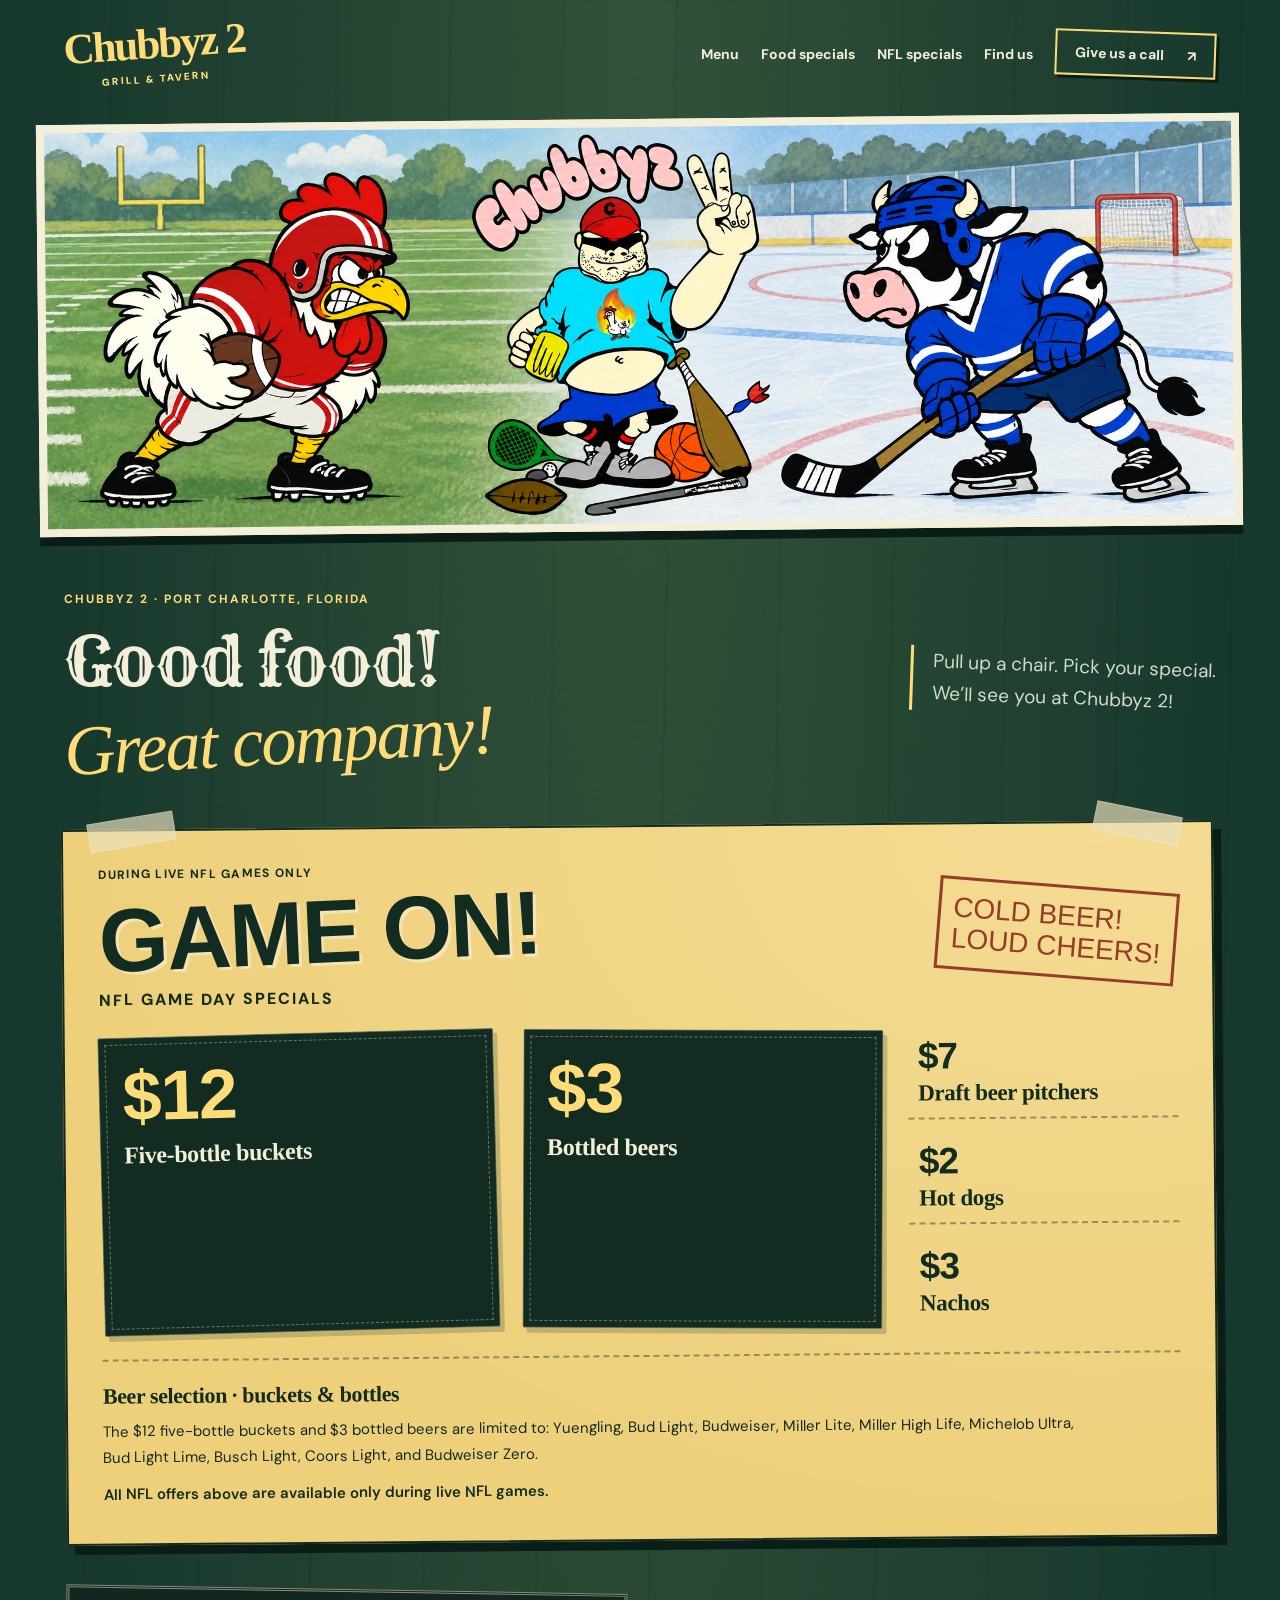
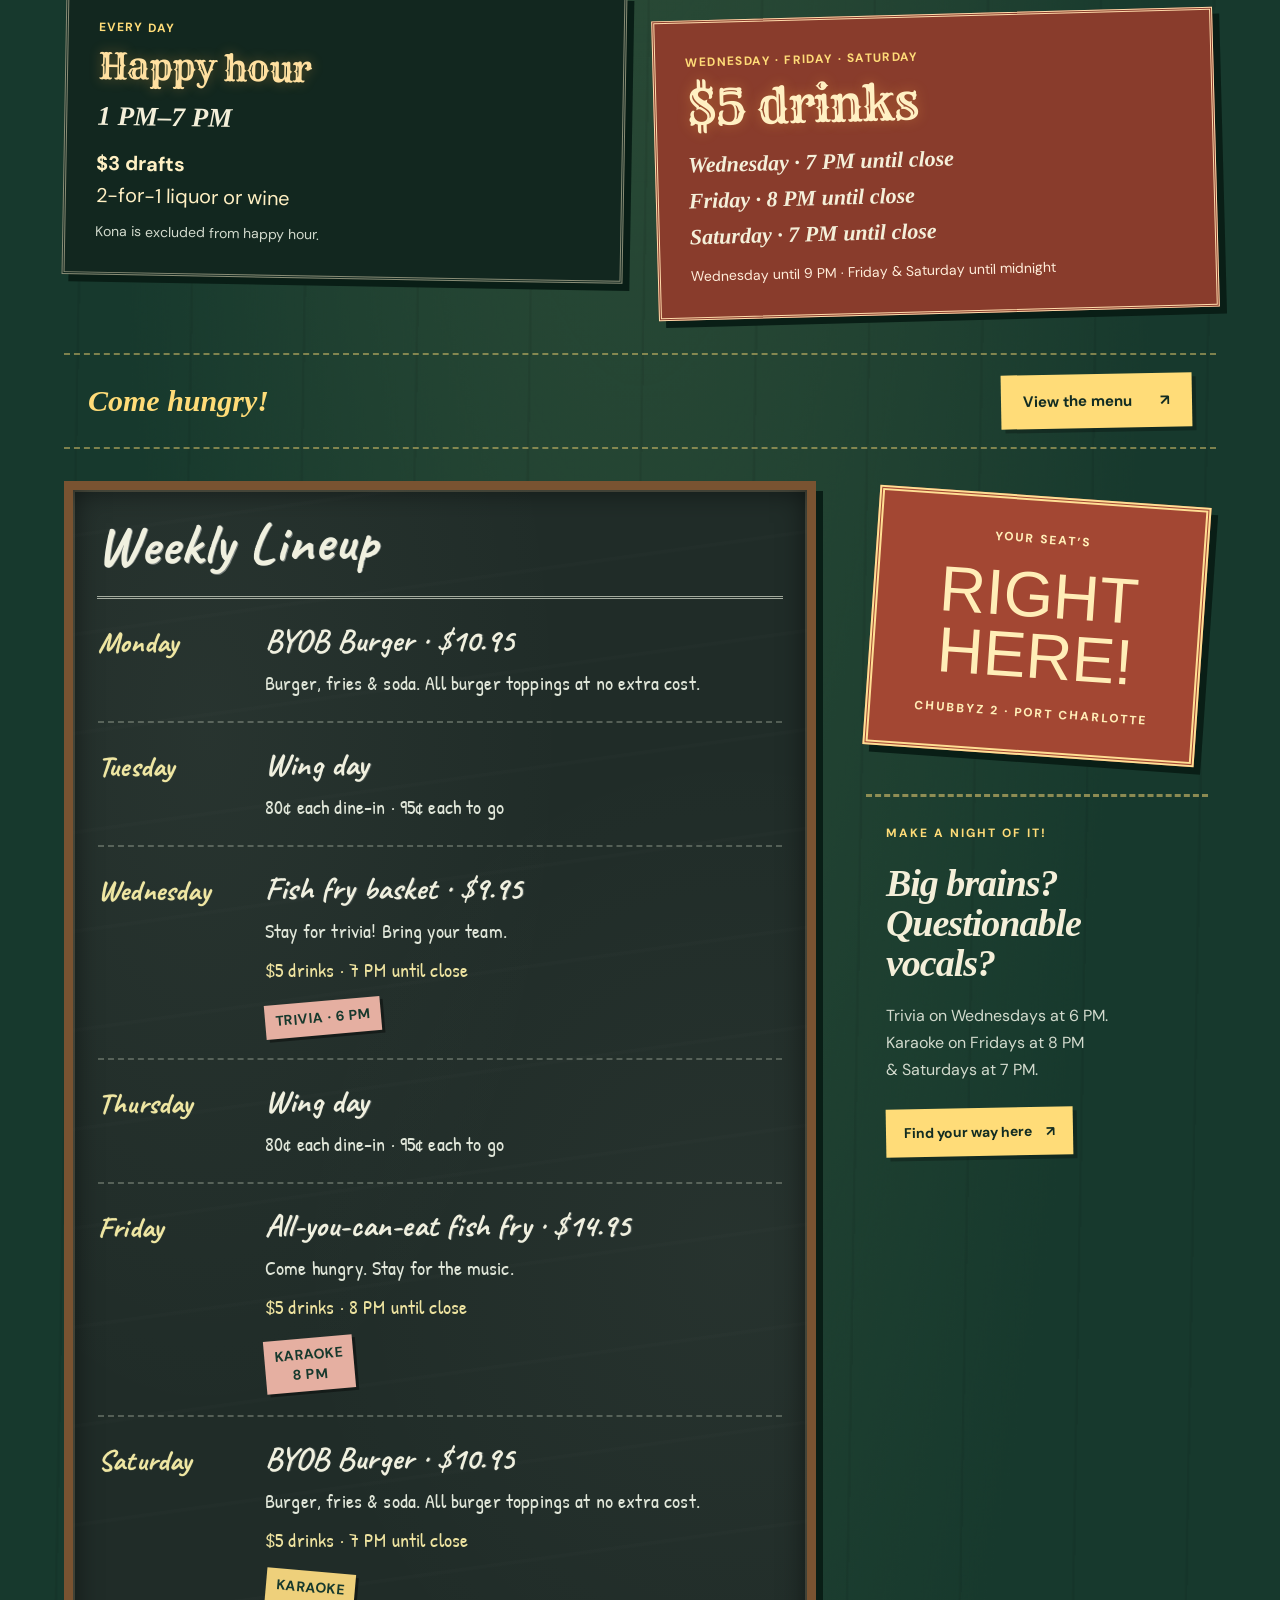
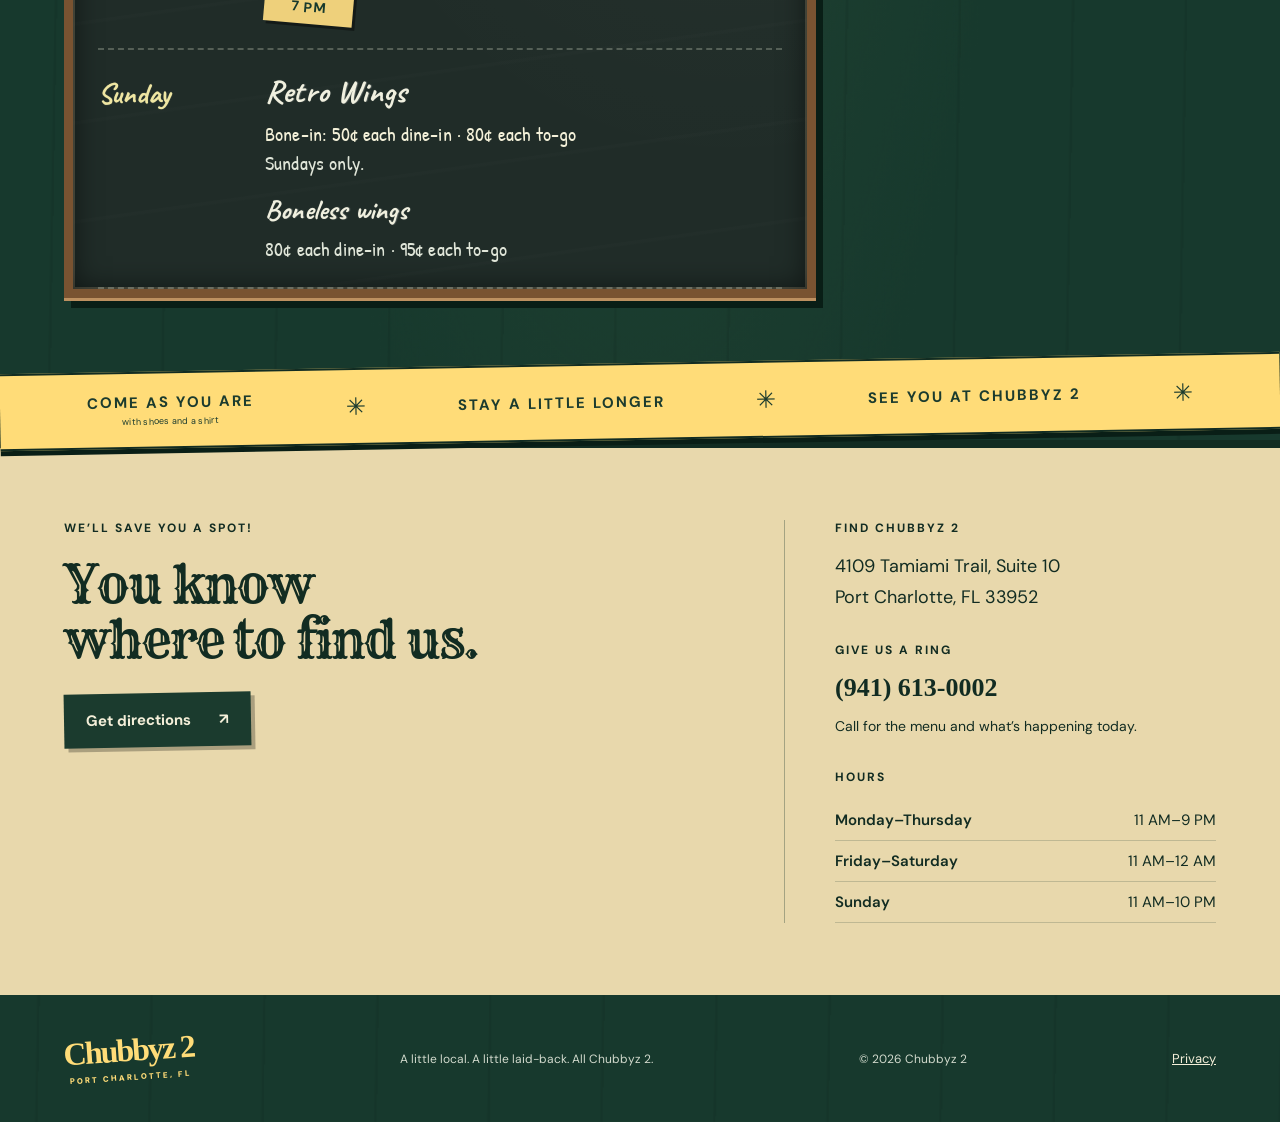
<file: index.html>
<!doctype html>
<html lang="en"><head><meta charset="utf-8"><meta name="viewport" content="width=device-width, initial-scale=1"><title>Chubbyz 2 (Chubbyz) | Sports Bar &amp; Grill in Port Charlotte, FL</title><meta name="description" content="Chubbyz 2 Port Charlotte specials: $12 five-bottle buckets during live NFL games, Sunday Retro Wings at 50¢ each dine-in or 80¢ each to-go, daily happy hour, and weekly entertainment."><link rel="icon" type="image/svg+xml" href="data:image/svg+xml,%3Csvg xmlns='http://www.w3.org/2000/svg' viewBox='0 0 64 64'%3E%3Crect width='64' height='64' rx='12' fill='%231a392d'/%3E%3Ctext x='32' y='48' text-anchor='middle' font-family='Georgia' font-weight='bold' font-size='48' fill='%23ffdd73'%3EC%3C/text%3E%3C/svg%3E"><link rel="stylesheet" href="style.css"><link rel="stylesheet" href="dive-bar.css"><link rel="stylesheet" href="chalkboard.css"><link rel="canonical" href="https://turqlue.github.io/chubbyz2-live/"><meta name="google-site-verification" content="Cr8IIBIxjdjeYZoauewcthp_kGfQQXSJNczG3NgC-vQ"><script type="application/ld+json">{"@context":"https://schema.org","@type":"Restaurant","@id":"https://turqlue.github.io/chubbyz2-live/#restaurant","name":"Chubbyz 2","alternateName":["Chubbyz","Chubby'z Tavern"],"url":"https://turqlue.github.io/chubbyz2-live/","telephone":"+1-941-613-0002","image":"https://turqlue.github.io/chubbyz2-live/chubbyz-field-rink-header.png","hasMenu":"https://turqlue.github.io/chubbyz2-live/menu.html","address":{"@type":"PostalAddress","addressRegion":"FL","streetAddress":"4109 Tamiami Trail, Suite 10","addressLocality":"Port Charlotte","addressCountry":"US","postalCode":"33952"},"openingHoursSpecification":[{"dayOfWeek":["Monday","Tuesday","Wednesday","Thursday"],"opens":"11:00","closes":"21:00","@type":"OpeningHoursSpecification"},{"dayOfWeek":["Friday","Saturday"],"opens":"11:00","closes":"00:00","@type":"OpeningHoursSpecification"},{"dayOfWeek":"Sunday","opens":"11:00","closes":"22:00","@type":"OpeningHoursSpecification"}]}</script></head>
<body><a class="skip" href="#main">Skip to content</a><header><a class="logo" href="#" aria-label="Chubbyz 2 home">Chubbyz 2<span>GRILL & TAVERN</span></a><nav aria-label="Main navigation"><a href="menu.html">Menu</a><a href="#weekly-lineup">Food specials</a><a href="#game-day">NFL specials</a><a href="#visit">Find us</a><a class="nav-call" href="tel:+19416130002">Give us a call <span aria-hidden="true">↗</span></a></nav></header>
<main id="main"><div class="sports-banner"><img src="chubbyz-field-rink-header.png" alt="Chubbyz 2 mascot between a football chicken and a hockey cow, with a football field fading into an ice hockey rink behind them" width="3072" height="1024" fetchpriority="high"></div><section class="specials" id="specials" aria-labelledby="specials-title"><div class="specials-heading"><div><p class="eyebrow">CHUBBYZ 2 · PORT CHARLOTTE, FLORIDA</p><h1 id="specials-title">Good food!<br><em>Great company!</em></h1></div><p class="specials-intro">Pull up a chair. Pick your special.<br>We’ll see you at Chubbyz 2!</p></div><section class="game-day" id="game-day" aria-labelledby="game-day-title">
<div class="game-day-heading"><div><p class="eyebrow">DURING LIVE NFL GAMES ONLY</p><h2 id="game-day-title">GAME ON!</h2><p class="game-subtitle">NFL Game Day Specials</p></div><p>COLD BEER!<br>LOUD CHEERS!</p></div>
<div class="game-day-grid"><article class="nfl-offer bucket-offer"><p class="nfl-price">$12</p><h3>Five-bottle buckets</h3></article>
<article class="nfl-offer"><p class="nfl-price">$3</p><h3>Bottled beers</h3></article>
<div class="nfl-quick-deals"><article><p class="nfl-price">$7</p><h3>Draft beer pitchers</h3></article><article><p class="nfl-price">$2</p><h3>Hot dogs</h3></article><article><p class="nfl-price">$3</p><h3>Nachos</h3></article></div></div>
<div class="beer-selection"><h3>Beer selection · buckets &amp; bottles</h3><p>The $12 five-bottle buckets and $3 bottled beers are limited to: Yuengling, Bud Light, Budweiser, Miller Lite, Miller High Life, Michelob Ultra, Bud Light Lime, Busch Light, Coors Light, and Budweiser Zero.</p><p class="game-day-note">All NFL offers above are available only during live NFL games.</p></div></section><section class="drink-specials" aria-label="Drink specials"><div class="drink-offer"><p class="eyebrow">EVERY DAY</p><h2>Happy hour</h2><p class="drink-time">1 PM–7 PM</p><p class="happy-hour-prices"><strong>$3 drafts</strong><br>2-for-1 liquor or wine</p><p class="drink-detail">Kona is excluded from happy hour.</p></div><div class="drink-offer evening"><p class="eyebrow">WEDNESDAY · FRIDAY · SATURDAY</p><h2>$5 drinks</h2><p class="drink-time">Wednesday · 7 PM until close<br>Friday · 8 PM until close<br>Saturday · 7 PM until close</p><p class="drink-detail">Wednesday until 9 PM · Friday &amp; Saturday until midnight</p></div></section><div class="menu-strip"><span>Come hungry!</span><a class="button" href="menu.html">View the menu <span aria-hidden="true">↗</span></a></div><div class="specials-layout"><div class="weekly-board" id="weekly-lineup"><div class="board-heading"><h2>Weekly Lineup</h2><span>7 DAYS. PLENTY OF REASONS.</span></div><ol class="specials-list"><li class="special-row"><h3>Monday</h3><div class="special-food"><h4>BYOB Burger · $10.95</h4><p>Burger, fries &amp; soda. All burger toppings at no extra cost.</p></div></li><li class="special-row"><h3>Tuesday</h3><div class="special-food"><h4>Wing day</h4><p>80¢ each dine-in · 95¢ each to go</p></div></li><li class="special-row"><h3>Wednesday</h3><div class="special-food"><h4>Fish fry basket · $9.95</h4><p>Stay for trivia! Bring your team.</p><p class="row-drinks">$5 drinks · 7 PM until close</p></div><span class="event-tag">TRIVIA · 6 PM</span></li><li class="special-row"><h3>Thursday</h3><div class="special-food"><h4>Wing day</h4><p>80¢ each dine-in · 95¢ each to go</p></div></li><li class="special-row"><h3>Friday</h3><div class="special-food"><h4>All-you-can-eat fish fry · $14.95</h4><p>Come hungry. Stay for the music.</p><p class="row-drinks">$5 drinks · 8 PM until close</p></div><span class="event-tag">KARAOKE<br>8 PM</span></li><li class="special-row"><h3>Saturday</h3><div class="special-food"><h4>BYOB Burger · $10.95</h4><p>Burger, fries &amp; soda. All burger toppings at no extra cost.</p><p class="row-drinks">$5 drinks · 7 PM until close</p></div><span class="event-tag">KARAOKE<br>7 PM</span></li><li class="special-row"><h3>Sunday</h3><div class="special-food"><h4>Retro Wings</h4><p><strong>Bone-in: 50¢ each dine-in · 80¢ each to-go</strong><br>Sundays only.</p><h4 class="boneless-title">Boneless wings</h4><p>80¢ each dine-in · 95¢ each to-go</p></div></li></ol></div><aside class="specials-side"><div class="bar-sign" aria-hidden="true"><span>YOUR SEAT’S</span><strong>RIGHT<br>HERE!</strong><span>CHUBBYZ 2 · PORT CHARLOTTE</span></div><div class="weekend-note"><p class="eyebrow">MAKE A NIGHT OF IT!</p><h2>Big brains?<br>Questionable vocals?</h2><p>Trivia on Wednesdays at 6 PM.<br>Karaoke on Fridays at 8 PM<br>&amp; Saturdays at 7 PM.</p><a class="button" href="#visit">Find your way here <span aria-hidden="true">↗</span></a></div></aside></div></section>
<div class="ticker"><span class="come-as-you-are">COME AS YOU ARE<small>with shoes and a shirt</small></span><b aria-hidden="true">✳</b><span>STAY A LITTLE LONGER</span><b aria-hidden="true">✳</b><span>SEE YOU AT CHUBBYZ 2</span><b aria-hidden="true">✳</b></div>

<section id="visit" class="visit"><div><p class="eyebrow">WE’LL SAVE YOU A SPOT!</p><h2>You know<br>where to find us.</h2><a class="button dark" href="https://www.google.com/maps/search/?api=1&query=Chubbyz+4109+Tamiami+Trail+Port+Charlotte+FL" target="_blank" rel="noopener noreferrer">Get directions <span aria-hidden="true">↗</span></a></div><div class="visit-details"><div><h3>FIND CHUBBYZ 2</h3><p>4109 Tamiami Trail, Suite 10<br>Port Charlotte, FL 33952</p></div><div><h3>GIVE US A RING</h3><a class="phone" href="tel:+19416130002">(941) 613-0002</a><p class="hours">Call for the menu and what’s happening today.</p></div><div class="opening-hours"><h3>HOURS</h3><dl><div><dt>Monday–Thursday</dt><dd>11 AM–9 PM</dd></div><div><dt>Friday–Saturday</dt><dd>11 AM–12 AM</dd></div><div><dt>Sunday</dt><dd>11 AM–10 PM</dd></div></dl></div></div></section></main><footer><a class="logo" href="#">Chubbyz 2<span>PORT CHARLOTTE, FL</span></a><p>A little local. A little laid-back. All Chubbyz 2.</p><span>© <span id="year">2026</span> Chubbyz 2</span><a class="privacy-link" href="privacy.html">Privacy</a></footer></body></html>
</file>
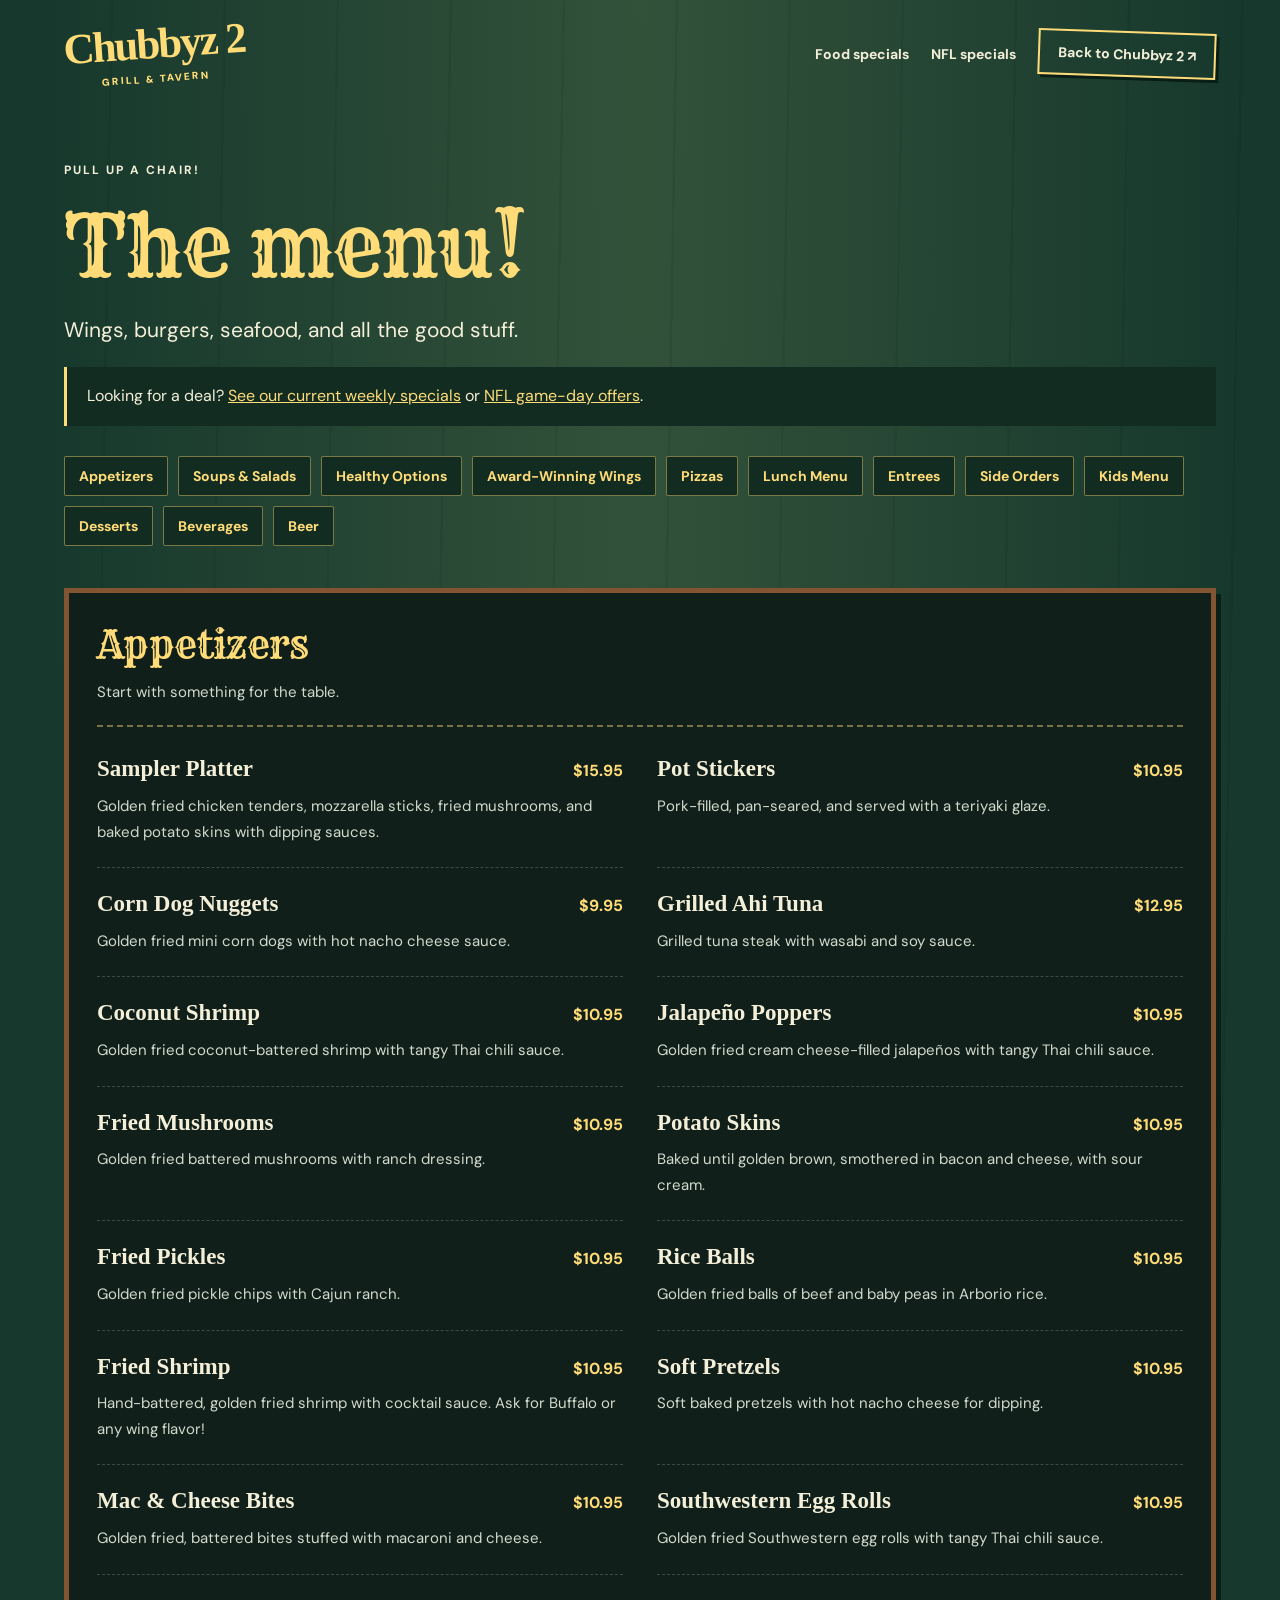
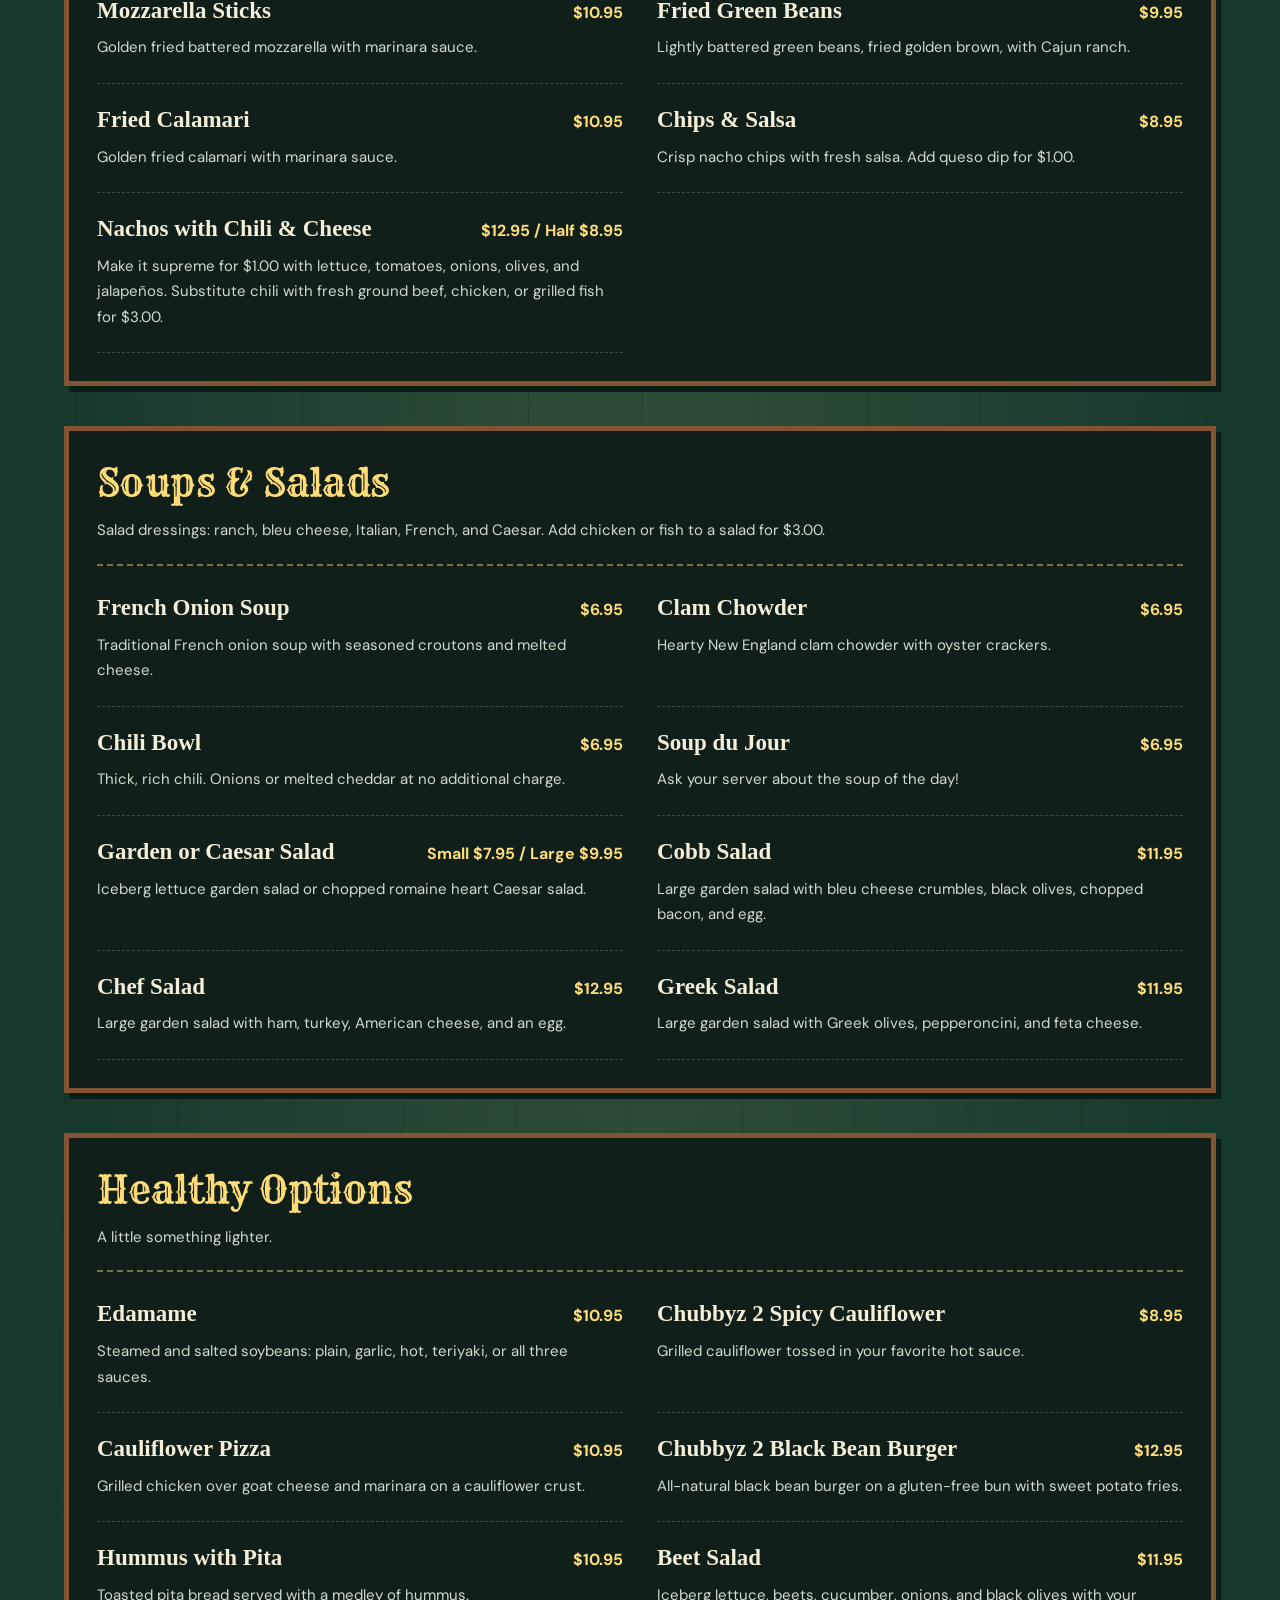
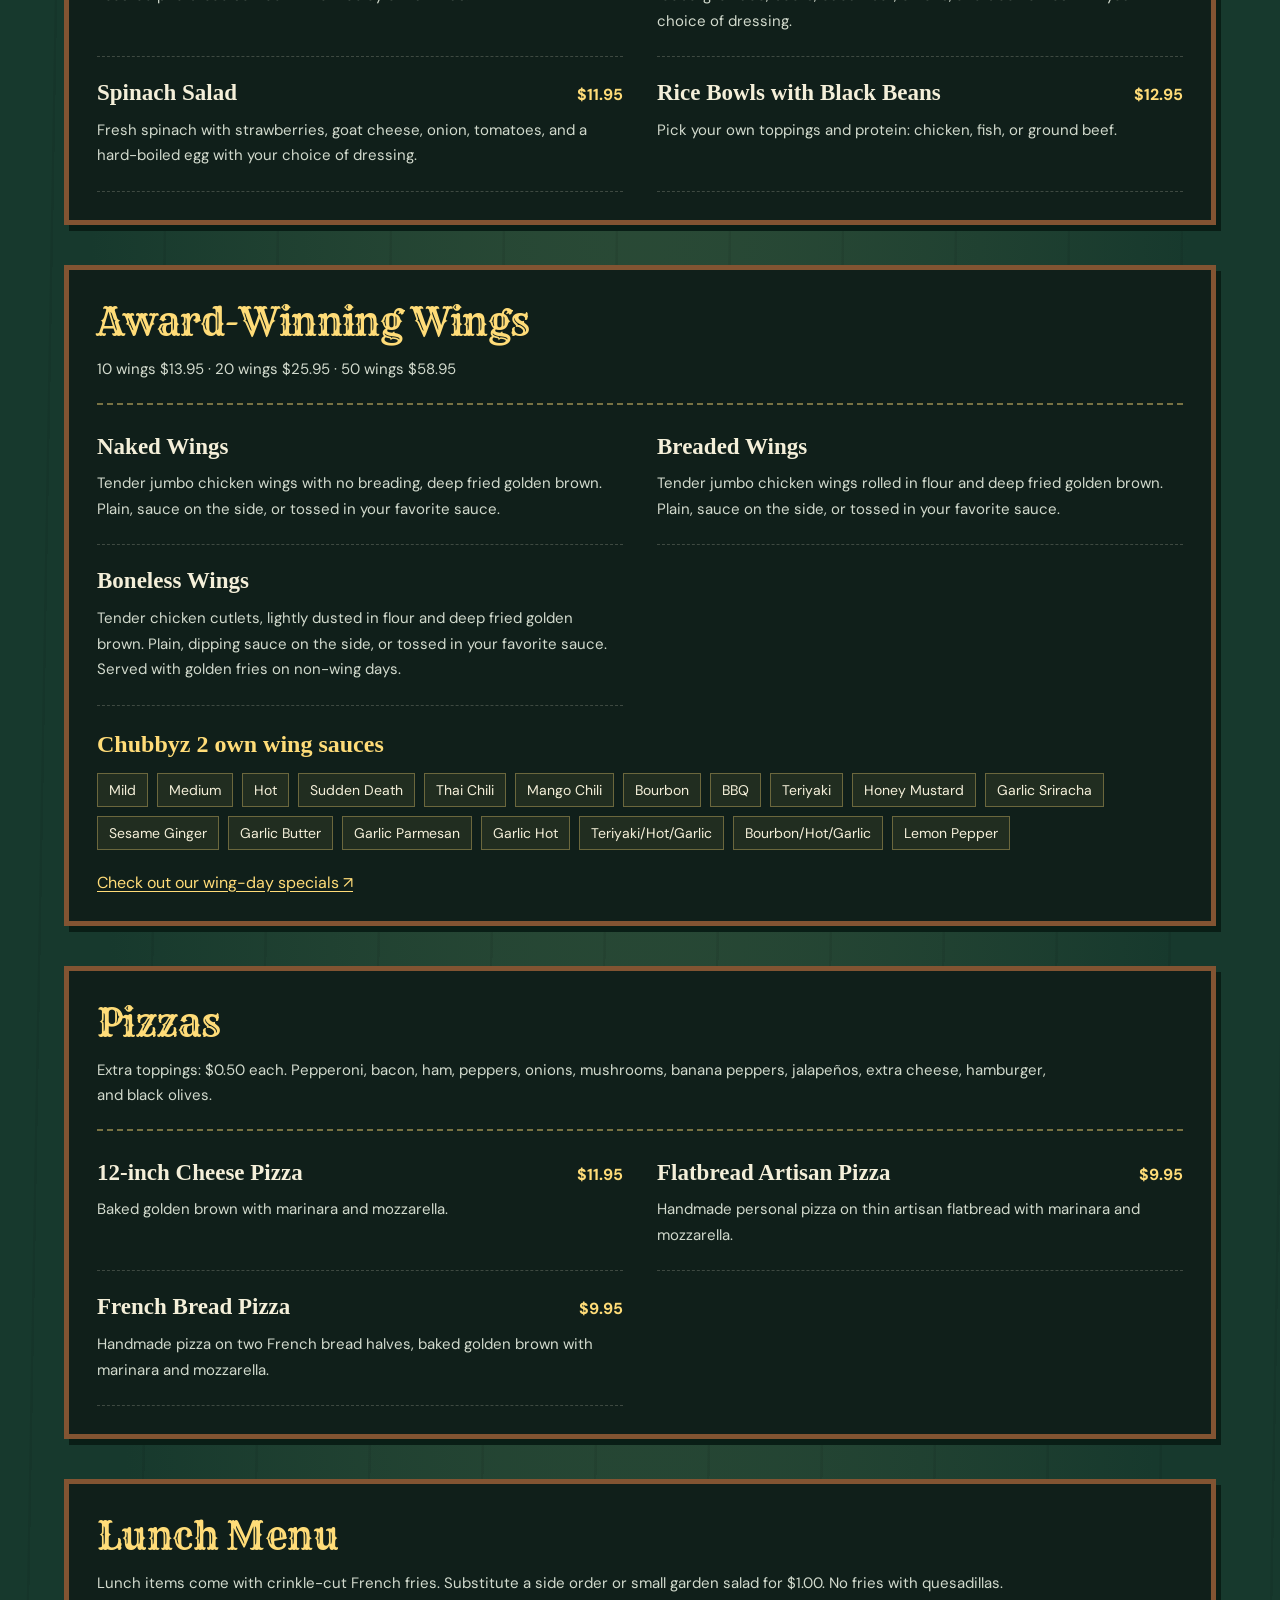
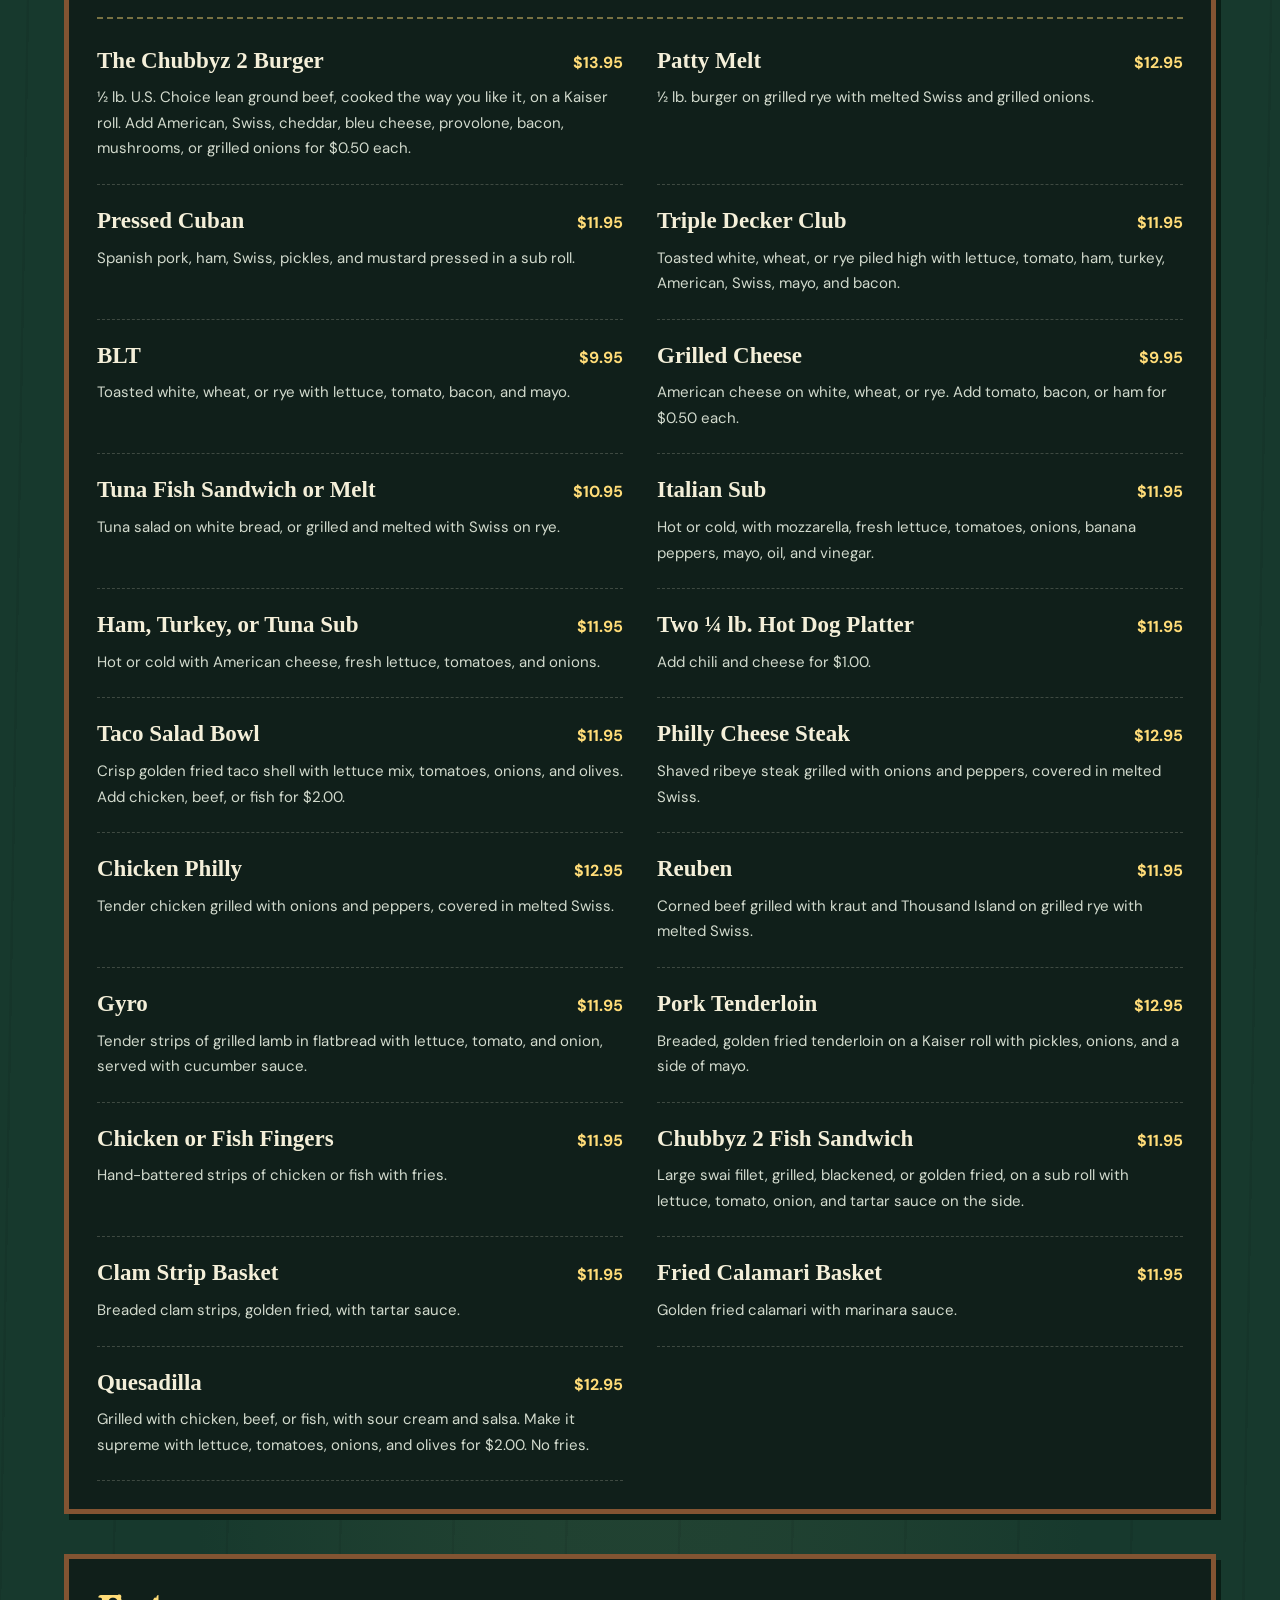
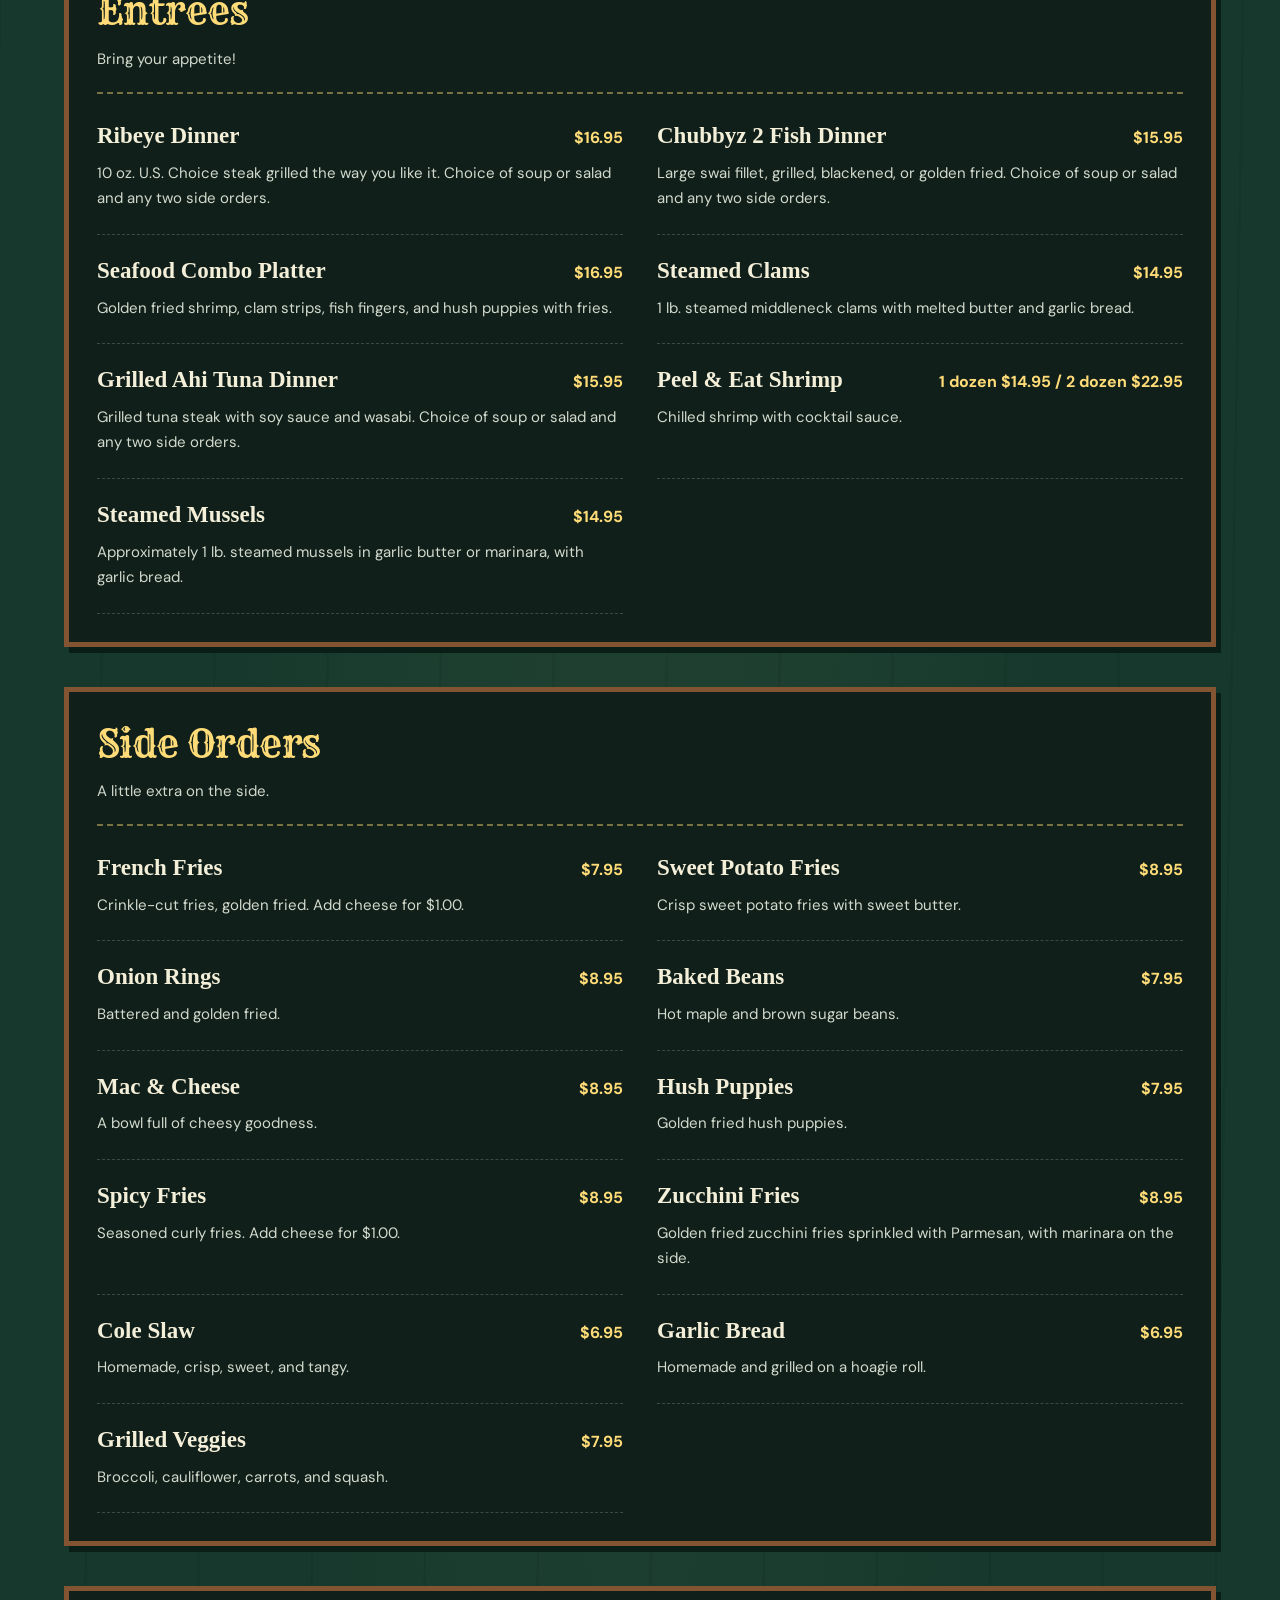
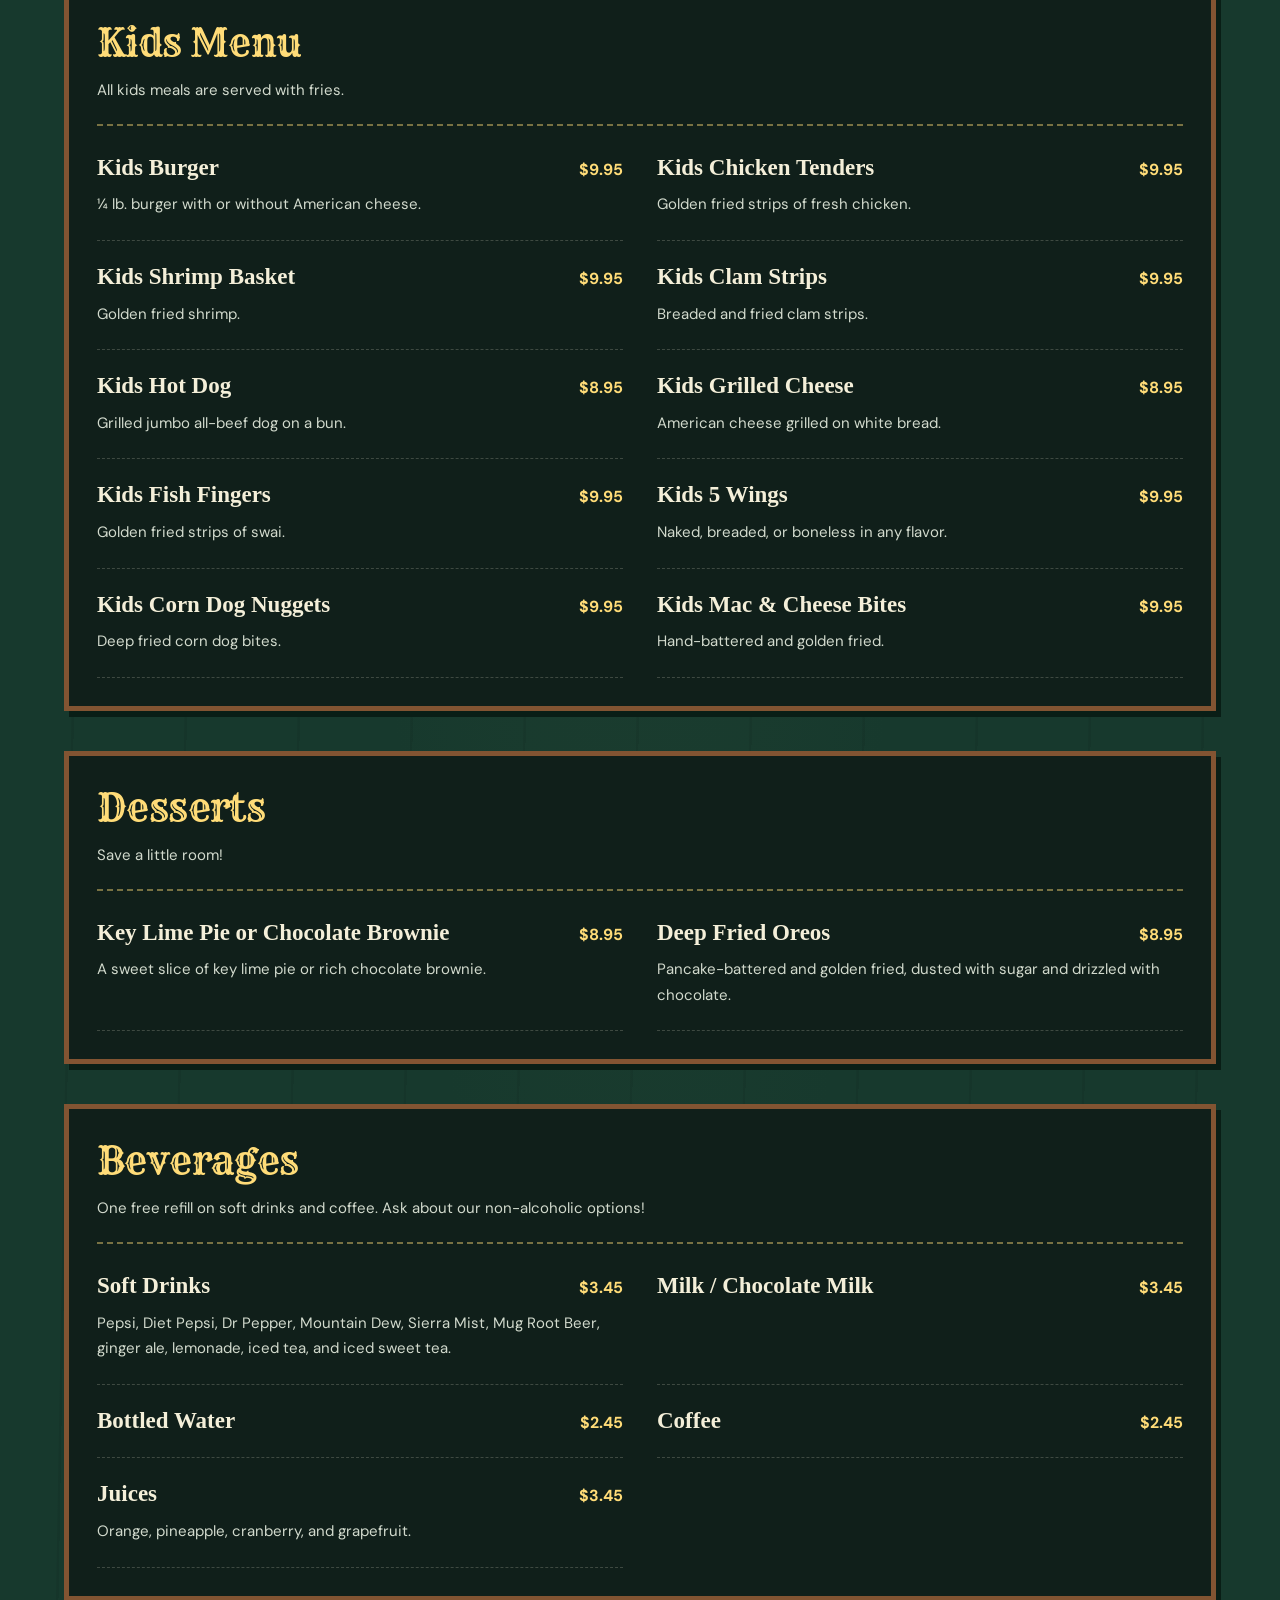
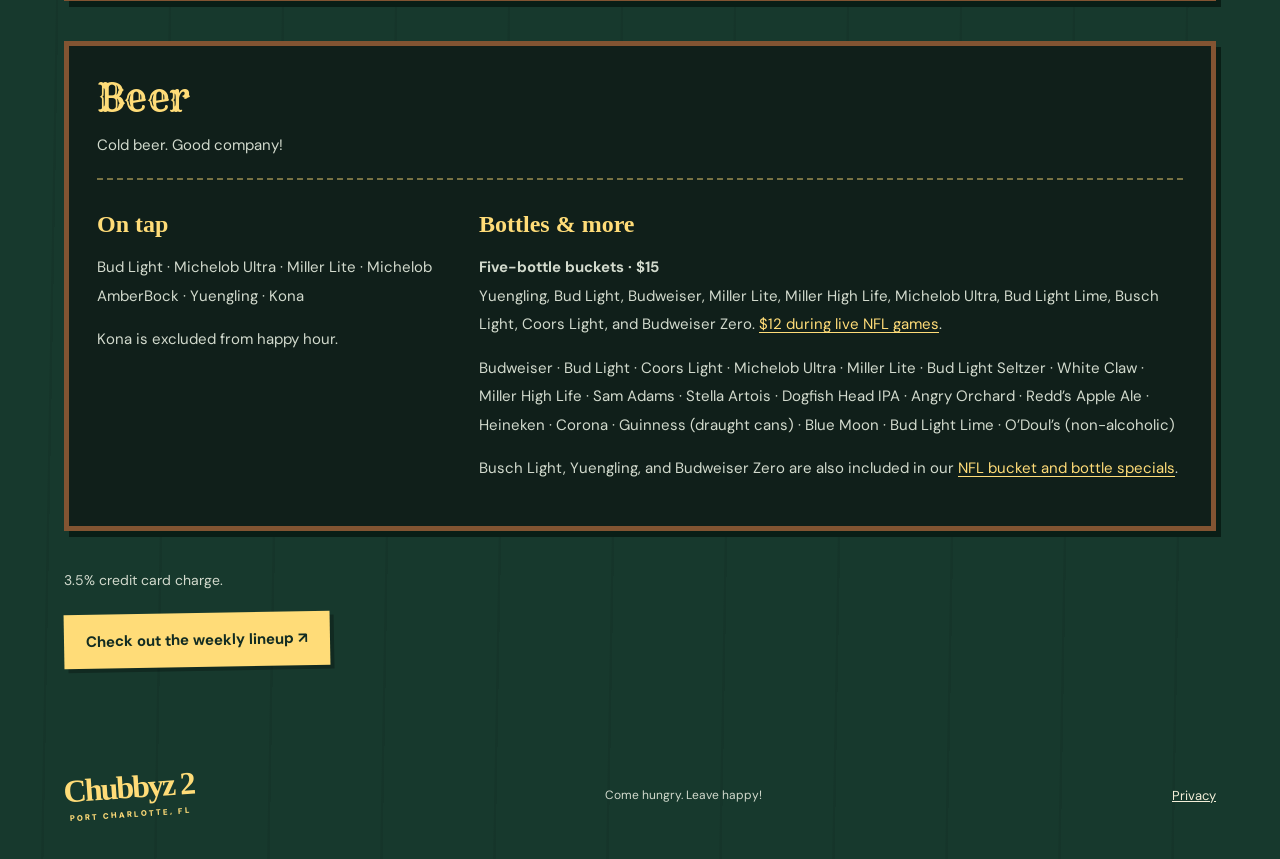
<file: menu.html>
<!doctype html><html lang="en"><head><meta charset="utf-8"><meta name="viewport" content="width=device-width, initial-scale=1"><title>Menu | Chubbyz 2 Grill &amp; Tavern</title><meta name="description" content="Browse the Chubbyz 2 menu: appetizers, wings, burgers, seafood, pizzas, sides, kids meals, and drinks."><link rel="icon" type="image/svg+xml" href="data:image/svg+xml,%3Csvg xmlns='http://www.w3.org/2000/svg' viewBox='0 0 64 64'%3E%3Crect width='64' height='64' rx='12' fill='%231a392d'/%3E%3Ctext x='32' y='48' text-anchor='middle' font-family='Georgia' font-weight='bold' font-size='48' fill='%23ffdd73'%3EC%3C/text%3E%3C/svg%3E"><link rel="stylesheet" href="style.css"><link rel="stylesheet" href="dive-bar.css"><link rel="canonical" href="https://turqlue.github.io/chubbyz2-live/menu.html"></head><body><a class="skip" href="#main">Skip to menu</a><header><a class="logo" href="index.html" aria-label="Chubbyz 2 home">Chubbyz 2<span>GRILL &amp; TAVERN</span></a><nav aria-label="Main navigation"><a href="index.html#weekly-lineup">Food specials</a><a href="index.html#game-day">NFL specials</a><a class="nav-call" href="index.html">Back to Chubbyz 2 ↗</a></nav></header><main id="main" class="menu-page"><p class="eyebrow">PULL UP A CHAIR!</p><h1>The menu!</h1><p class="menu-intro">Wings, burgers, seafood, and all the good stuff.</p><p class="menu-current">Looking for a deal? <a href="index.html#weekly-lineup">See our current weekly specials</a> or <a href="index.html#game-day">NFL game-day offers</a>.</p><nav class="menu-categories" aria-label="Menu categories"><a href="#appetizers">Appetizers</a><a href="#soups-salads">Soups &amp; Salads</a><a href="#healthy">Healthy Options</a><a href="#wings">Award-Winning Wings</a><a href="#pizzas">Pizzas</a><a href="#lunch">Lunch Menu</a><a href="#entrees">Entrees</a><a href="#sides">Side Orders</a><a href="#kids">Kids Menu</a><a href="#desserts">Desserts</a><a href="#beverages">Beverages</a><a href="#beer">Beer</a></nav><section class="food-section" id="appetizers" aria-labelledby="appetizers-title"><div class="food-section-heading"><h2 id="appetizers-title">Appetizers</h2><p>Start with something for the table.</p></div><dl class="food-items"><div class="food-item"><dt><span>Sampler Platter</span><span class="food-price">$15.95</span></dt><dd>Golden fried chicken tenders, mozzarella sticks, fried mushrooms, and baked potato skins with dipping sauces.</dd></div><div class="food-item"><dt><span>Pot Stickers</span><span class="food-price">$10.95</span></dt><dd>Pork-filled, pan-seared, and served with a teriyaki glaze.</dd></div><div class="food-item"><dt><span>Corn Dog Nuggets</span><span class="food-price">$9.95</span></dt><dd>Golden fried mini corn dogs with hot nacho cheese sauce.</dd></div><div class="food-item"><dt><span>Grilled Ahi Tuna</span><span class="food-price">$12.95</span></dt><dd>Grilled tuna steak with wasabi and soy sauce.</dd></div><div class="food-item"><dt><span>Coconut Shrimp</span><span class="food-price">$10.95</span></dt><dd>Golden fried coconut-battered shrimp with tangy Thai chili sauce.</dd></div><div class="food-item"><dt><span>Jalapeño Poppers</span><span class="food-price">$10.95</span></dt><dd>Golden fried cream cheese-filled jalapeños with tangy Thai chili sauce.</dd></div><div class="food-item"><dt><span>Fried Mushrooms</span><span class="food-price">$10.95</span></dt><dd>Golden fried battered mushrooms with ranch dressing.</dd></div><div class="food-item"><dt><span>Potato Skins</span><span class="food-price">$10.95</span></dt><dd>Baked until golden brown, smothered in bacon and cheese, with sour cream.</dd></div><div class="food-item"><dt><span>Fried Pickles</span><span class="food-price">$10.95</span></dt><dd>Golden fried pickle chips with Cajun ranch.</dd></div><div class="food-item"><dt><span>Rice Balls</span><span class="food-price">$10.95</span></dt><dd>Golden fried balls of beef and baby peas in Arborio rice.</dd></div><div class="food-item"><dt><span>Fried Shrimp</span><span class="food-price">$10.95</span></dt><dd>Hand-battered, golden fried shrimp with cocktail sauce. Ask for Buffalo or any wing flavor!</dd></div><div class="food-item"><dt><span>Soft Pretzels</span><span class="food-price">$10.95</span></dt><dd>Soft baked pretzels with hot nacho cheese for dipping.</dd></div><div class="food-item"><dt><span>Mac &amp; Cheese Bites</span><span class="food-price">$10.95</span></dt><dd>Golden fried, battered bites stuffed with macaroni and cheese.</dd></div><div class="food-item"><dt><span>Southwestern Egg Rolls</span><span class="food-price">$10.95</span></dt><dd>Golden fried Southwestern egg rolls with tangy Thai chili sauce.</dd></div><div class="food-item"><dt><span>Mozzarella Sticks</span><span class="food-price">$10.95</span></dt><dd>Golden fried battered mozzarella with marinara sauce.</dd></div><div class="food-item"><dt><span>Fried Green Beans</span><span class="food-price">$9.95</span></dt><dd>Lightly battered green beans, fried golden brown, with Cajun ranch.</dd></div><div class="food-item"><dt><span>Fried Calamari</span><span class="food-price">$10.95</span></dt><dd>Golden fried calamari with marinara sauce.</dd></div><div class="food-item"><dt><span>Chips &amp; Salsa</span><span class="food-price">$8.95</span></dt><dd>Crisp nacho chips with fresh salsa. Add queso dip for $1.00.</dd></div><div class="food-item"><dt><span>Nachos with Chili &amp; Cheese</span><span class="food-price">$12.95 / Half $8.95</span></dt><dd>Make it supreme for $1.00 with lettuce, tomatoes, onions, olives, and jalapeños. Substitute chili with fresh ground beef, chicken, or grilled fish for $3.00.</dd></div></dl></section>
<section class="food-section" id="soups-salads" aria-labelledby="soups-salads-title"><div class="food-section-heading"><h2 id="soups-salads-title">Soups &amp; Salads</h2><p>Salad dressings: ranch, bleu cheese, Italian, French, and Caesar. Add chicken or fish to a salad for $3.00.</p></div><dl class="food-items"><div class="food-item"><dt><span>French Onion Soup</span><span class="food-price">$6.95</span></dt><dd>Traditional French onion soup with seasoned croutons and melted cheese.</dd></div><div class="food-item"><dt><span>Clam Chowder</span><span class="food-price">$6.95</span></dt><dd>Hearty New England clam chowder with oyster crackers.</dd></div><div class="food-item"><dt><span>Chili Bowl</span><span class="food-price">$6.95</span></dt><dd>Thick, rich chili. Onions or melted cheddar at no additional charge.</dd></div><div class="food-item"><dt><span>Soup du Jour</span><span class="food-price">$6.95</span></dt><dd>Ask your server about the soup of the day!</dd></div><div class="food-item"><dt><span>Garden or Caesar Salad</span><span class="food-price">Small $7.95 / Large $9.95</span></dt><dd>Iceberg lettuce garden salad or chopped romaine heart Caesar salad.</dd></div><div class="food-item"><dt><span>Cobb Salad</span><span class="food-price">$11.95</span></dt><dd>Large garden salad with bleu cheese crumbles, black olives, chopped bacon, and egg.</dd></div><div class="food-item"><dt><span>Chef Salad</span><span class="food-price">$12.95</span></dt><dd>Large garden salad with ham, turkey, American cheese, and an egg.</dd></div><div class="food-item"><dt><span>Greek Salad</span><span class="food-price">$11.95</span></dt><dd>Large garden salad with Greek olives, pepperoncini, and feta cheese.</dd></div></dl></section>
<section class="food-section" id="healthy" aria-labelledby="healthy-title"><div class="food-section-heading"><h2 id="healthy-title">Healthy Options</h2><p>A little something lighter.</p></div><dl class="food-items"><div class="food-item"><dt><span>Edamame</span><span class="food-price">$10.95</span></dt><dd>Steamed and salted soybeans: plain, garlic, hot, teriyaki, or all three sauces.</dd></div><div class="food-item"><dt><span>Chubbyz 2 Spicy Cauliflower</span><span class="food-price">$8.95</span></dt><dd>Grilled cauliflower tossed in your favorite hot sauce.</dd></div><div class="food-item"><dt><span>Cauliflower Pizza</span><span class="food-price">$10.95</span></dt><dd>Grilled chicken over goat cheese and marinara on a cauliflower crust.</dd></div><div class="food-item"><dt><span>Chubbyz 2 Black Bean Burger</span><span class="food-price">$12.95</span></dt><dd>All-natural black bean burger on a gluten-free bun with sweet potato fries.</dd></div><div class="food-item"><dt><span>Hummus with Pita</span><span class="food-price">$10.95</span></dt><dd>Toasted pita bread served with a medley of hummus.</dd></div><div class="food-item"><dt><span>Beet Salad</span><span class="food-price">$11.95</span></dt><dd>Iceberg lettuce, beets, cucumber, onions, and black olives with your choice of dressing.</dd></div><div class="food-item"><dt><span>Spinach Salad</span><span class="food-price">$11.95</span></dt><dd>Fresh spinach with strawberries, goat cheese, onion, tomatoes, and a hard-boiled egg with your choice of dressing.</dd></div><div class="food-item"><dt><span>Rice Bowls with Black Beans</span><span class="food-price">$12.95</span></dt><dd>Pick your own toppings and protein: chicken, fish, or ground beef.</dd></div></dl></section>
<section class="food-section" id="wings" aria-labelledby="wings-title"><div class="food-section-heading"><h2 id="wings-title">Award-Winning Wings</h2><p>10 wings $13.95 · 20 wings $25.95 · 50 wings $58.95</p></div><dl class="food-items"><div class="food-item"><dt><span>Naked Wings</span></dt><dd>Tender jumbo chicken wings with no breading, deep fried golden brown. Plain, sauce on the side, or tossed in your favorite sauce.</dd></div><div class="food-item"><dt><span>Breaded Wings</span></dt><dd>Tender jumbo chicken wings rolled in flour and deep fried golden brown. Plain, sauce on the side, or tossed in your favorite sauce.</dd></div><div class="food-item"><dt><span>Boneless Wings</span></dt><dd>Tender chicken cutlets, lightly dusted in flour and deep fried golden brown. Plain, dipping sauce on the side, or tossed in your favorite sauce. Served with golden fries on non-wing days.</dd></div></dl><div class="wing-sauces"><h3>Chubbyz 2 own wing sauces</h3><ul><li>Mild</li><li>Medium</li><li>Hot</li><li>Sudden Death</li><li>Thai Chili</li><li>Mango Chili</li><li>Bourbon</li><li>BBQ</li><li>Teriyaki</li><li>Honey Mustard</li><li>Garlic Sriracha</li><li>Sesame Ginger</li><li>Garlic Butter</li><li>Garlic Parmesan</li><li>Garlic Hot</li><li>Teriyaki/Hot/Garlic</li><li>Bourbon/Hot/Garlic</li><li>Lemon Pepper</li></ul><a href="index.html#weekly-lineup">Check out our wing-day specials ↗</a></div></section>
<section class="food-section" id="pizzas" aria-labelledby="pizzas-title"><div class="food-section-heading"><h2 id="pizzas-title">Pizzas</h2><p>Extra toppings: $0.50 each. Pepperoni, bacon, ham, peppers, onions, mushrooms, banana peppers, jalapeños, extra cheese, hamburger, and black olives.</p></div><dl class="food-items"><div class="food-item"><dt><span>12-inch Cheese Pizza</span><span class="food-price">$11.95</span></dt><dd>Baked golden brown with marinara and mozzarella.</dd></div><div class="food-item"><dt><span>Flatbread Artisan Pizza</span><span class="food-price">$9.95</span></dt><dd>Handmade personal pizza on thin artisan flatbread with marinara and mozzarella.</dd></div><div class="food-item"><dt><span>French Bread Pizza</span><span class="food-price">$9.95</span></dt><dd>Handmade pizza on two French bread halves, baked golden brown with marinara and mozzarella.</dd></div></dl></section>
<section class="food-section" id="lunch" aria-labelledby="lunch-title"><div class="food-section-heading"><h2 id="lunch-title">Lunch Menu</h2><p>Lunch items come with crinkle-cut French fries. Substitute a side order or small garden salad for $1.00. No fries with quesadillas.</p></div><dl class="food-items"><div class="food-item"><dt><span>The Chubbyz 2 Burger</span><span class="food-price">$13.95</span></dt><dd>½ lb. U.S. Choice lean ground beef, cooked the way you like it, on a Kaiser roll. Add American, Swiss, cheddar, bleu cheese, provolone, bacon, mushrooms, or grilled onions for $0.50 each.</dd></div><div class="food-item"><dt><span>Patty Melt</span><span class="food-price">$12.95</span></dt><dd>½ lb. burger on grilled rye with melted Swiss and grilled onions.</dd></div><div class="food-item"><dt><span>Pressed Cuban</span><span class="food-price">$11.95</span></dt><dd>Spanish pork, ham, Swiss, pickles, and mustard pressed in a sub roll.</dd></div><div class="food-item"><dt><span>Triple Decker Club</span><span class="food-price">$11.95</span></dt><dd>Toasted white, wheat, or rye piled high with lettuce, tomato, ham, turkey, American, Swiss, mayo, and bacon.</dd></div><div class="food-item"><dt><span>BLT</span><span class="food-price">$9.95</span></dt><dd>Toasted white, wheat, or rye with lettuce, tomato, bacon, and mayo.</dd></div><div class="food-item"><dt><span>Grilled Cheese</span><span class="food-price">$9.95</span></dt><dd>American cheese on white, wheat, or rye. Add tomato, bacon, or ham for $0.50 each.</dd></div><div class="food-item"><dt><span>Tuna Fish Sandwich or Melt</span><span class="food-price">$10.95</span></dt><dd>Tuna salad on white bread, or grilled and melted with Swiss on rye.</dd></div><div class="food-item"><dt><span>Italian Sub</span><span class="food-price">$11.95</span></dt><dd>Hot or cold, with mozzarella, fresh lettuce, tomatoes, onions, banana peppers, mayo, oil, and vinegar.</dd></div><div class="food-item"><dt><span>Ham, Turkey, or Tuna Sub</span><span class="food-price">$11.95</span></dt><dd>Hot or cold with American cheese, fresh lettuce, tomatoes, and onions.</dd></div><div class="food-item"><dt><span>Two ¼ lb. Hot Dog Platter</span><span class="food-price">$11.95</span></dt><dd>Add chili and cheese for $1.00.</dd></div><div class="food-item"><dt><span>Taco Salad Bowl</span><span class="food-price">$11.95</span></dt><dd>Crisp golden fried taco shell with lettuce mix, tomatoes, onions, and olives. Add chicken, beef, or fish for $2.00.</dd></div><div class="food-item"><dt><span>Philly Cheese Steak</span><span class="food-price">$12.95</span></dt><dd>Shaved ribeye steak grilled with onions and peppers, covered in melted Swiss.</dd></div><div class="food-item"><dt><span>Chicken Philly</span><span class="food-price">$12.95</span></dt><dd>Tender chicken grilled with onions and peppers, covered in melted Swiss.</dd></div><div class="food-item"><dt><span>Reuben</span><span class="food-price">$11.95</span></dt><dd>Corned beef grilled with kraut and Thousand Island on grilled rye with melted Swiss.</dd></div><div class="food-item"><dt><span>Gyro</span><span class="food-price">$11.95</span></dt><dd>Tender strips of grilled lamb in flatbread with lettuce, tomato, and onion, served with cucumber sauce.</dd></div><div class="food-item"><dt><span>Pork Tenderloin</span><span class="food-price">$12.95</span></dt><dd>Breaded, golden fried tenderloin on a Kaiser roll with pickles, onions, and a side of mayo.</dd></div><div class="food-item"><dt><span>Chicken or Fish Fingers</span><span class="food-price">$11.95</span></dt><dd>Hand-battered strips of chicken or fish with fries.</dd></div><div class="food-item"><dt><span>Chubbyz 2 Fish Sandwich</span><span class="food-price">$11.95</span></dt><dd>Large swai fillet, grilled, blackened, or golden fried, on a sub roll with lettuce, tomato, onion, and tartar sauce on the side.</dd></div><div class="food-item"><dt><span>Clam Strip Basket</span><span class="food-price">$11.95</span></dt><dd>Breaded clam strips, golden fried, with tartar sauce.</dd></div><div class="food-item"><dt><span>Fried Calamari Basket</span><span class="food-price">$11.95</span></dt><dd>Golden fried calamari with marinara sauce.</dd></div><div class="food-item"><dt><span>Quesadilla</span><span class="food-price">$12.95</span></dt><dd>Grilled with chicken, beef, or fish, with sour cream and salsa. Make it supreme with lettuce, tomatoes, onions, and olives for $2.00. No fries.</dd></div></dl></section>
<section class="food-section" id="entrees" aria-labelledby="entrees-title"><div class="food-section-heading"><h2 id="entrees-title">Entrees</h2><p>Bring your appetite!</p></div><dl class="food-items"><div class="food-item"><dt><span>Ribeye Dinner</span><span class="food-price">$16.95</span></dt><dd>10 oz. U.S. Choice steak grilled the way you like it. Choice of soup or salad and any two side orders.</dd></div><div class="food-item"><dt><span>Chubbyz 2 Fish Dinner</span><span class="food-price">$15.95</span></dt><dd>Large swai fillet, grilled, blackened, or golden fried. Choice of soup or salad and any two side orders.</dd></div><div class="food-item"><dt><span>Seafood Combo Platter</span><span class="food-price">$16.95</span></dt><dd>Golden fried shrimp, clam strips, fish fingers, and hush puppies with fries.</dd></div><div class="food-item"><dt><span>Steamed Clams</span><span class="food-price">$14.95</span></dt><dd>1 lb. steamed middleneck clams with melted butter and garlic bread.</dd></div><div class="food-item"><dt><span>Grilled Ahi Tuna Dinner</span><span class="food-price">$15.95</span></dt><dd>Grilled tuna steak with soy sauce and wasabi. Choice of soup or salad and any two side orders.</dd></div><div class="food-item"><dt><span>Peel &amp; Eat Shrimp</span><span class="food-price">1 dozen $14.95 / 2 dozen $22.95</span></dt><dd>Chilled shrimp with cocktail sauce.</dd></div><div class="food-item"><dt><span>Steamed Mussels</span><span class="food-price">$14.95</span></dt><dd>Approximately 1 lb. steamed mussels in garlic butter or marinara, with garlic bread.</dd></div></dl></section>
<section class="food-section" id="sides" aria-labelledby="sides-title"><div class="food-section-heading"><h2 id="sides-title">Side Orders</h2><p>A little extra on the side.</p></div><dl class="food-items"><div class="food-item"><dt><span>French Fries</span><span class="food-price">$7.95</span></dt><dd>Crinkle-cut fries, golden fried. Add cheese for $1.00.</dd></div><div class="food-item"><dt><span>Sweet Potato Fries</span><span class="food-price">$8.95</span></dt><dd>Crisp sweet potato fries with sweet butter.</dd></div><div class="food-item"><dt><span>Onion Rings</span><span class="food-price">$8.95</span></dt><dd>Battered and golden fried.</dd></div><div class="food-item"><dt><span>Baked Beans</span><span class="food-price">$7.95</span></dt><dd>Hot maple and brown sugar beans.</dd></div><div class="food-item"><dt><span>Mac &amp; Cheese</span><span class="food-price">$8.95</span></dt><dd>A bowl full of cheesy goodness.</dd></div><div class="food-item"><dt><span>Hush Puppies</span><span class="food-price">$7.95</span></dt><dd>Golden fried hush puppies.</dd></div><div class="food-item"><dt><span>Spicy Fries</span><span class="food-price">$8.95</span></dt><dd>Seasoned curly fries. Add cheese for $1.00.</dd></div><div class="food-item"><dt><span>Zucchini Fries</span><span class="food-price">$8.95</span></dt><dd>Golden fried zucchini fries sprinkled with Parmesan, with marinara on the side.</dd></div><div class="food-item"><dt><span>Cole Slaw</span><span class="food-price">$6.95</span></dt><dd>Homemade, crisp, sweet, and tangy.</dd></div><div class="food-item"><dt><span>Garlic Bread</span><span class="food-price">$6.95</span></dt><dd>Homemade and grilled on a hoagie roll.</dd></div><div class="food-item"><dt><span>Grilled Veggies</span><span class="food-price">$7.95</span></dt><dd>Broccoli, cauliflower, carrots, and squash.</dd></div></dl></section>
<section class="food-section" id="kids" aria-labelledby="kids-title"><div class="food-section-heading"><h2 id="kids-title">Kids Menu</h2><p>All kids meals are served with fries.</p></div><dl class="food-items"><div class="food-item"><dt><span>Kids Burger</span><span class="food-price">$9.95</span></dt><dd>¼ lb. burger with or without American cheese.</dd></div><div class="food-item"><dt><span>Kids Chicken Tenders</span><span class="food-price">$9.95</span></dt><dd>Golden fried strips of fresh chicken.</dd></div><div class="food-item"><dt><span>Kids Shrimp Basket</span><span class="food-price">$9.95</span></dt><dd>Golden fried shrimp.</dd></div><div class="food-item"><dt><span>Kids Clam Strips</span><span class="food-price">$9.95</span></dt><dd>Breaded and fried clam strips.</dd></div><div class="food-item"><dt><span>Kids Hot Dog</span><span class="food-price">$8.95</span></dt><dd>Grilled jumbo all-beef dog on a bun.</dd></div><div class="food-item"><dt><span>Kids Grilled Cheese</span><span class="food-price">$8.95</span></dt><dd>American cheese grilled on white bread.</dd></div><div class="food-item"><dt><span>Kids Fish Fingers</span><span class="food-price">$9.95</span></dt><dd>Golden fried strips of swai.</dd></div><div class="food-item"><dt><span>Kids 5 Wings</span><span class="food-price">$9.95</span></dt><dd>Naked, breaded, or boneless in any flavor.</dd></div><div class="food-item"><dt><span>Kids Corn Dog Nuggets</span><span class="food-price">$9.95</span></dt><dd>Deep fried corn dog bites.</dd></div><div class="food-item"><dt><span>Kids Mac &amp; Cheese Bites</span><span class="food-price">$9.95</span></dt><dd>Hand-battered and golden fried.</dd></div></dl></section>
<section class="food-section" id="desserts" aria-labelledby="desserts-title"><div class="food-section-heading"><h2 id="desserts-title">Desserts</h2><p>Save a little room!</p></div><dl class="food-items"><div class="food-item"><dt><span>Key Lime Pie or Chocolate Brownie</span><span class="food-price">$8.95</span></dt><dd>A sweet slice of key lime pie or rich chocolate brownie.</dd></div><div class="food-item"><dt><span>Deep Fried Oreos</span><span class="food-price">$8.95</span></dt><dd>Pancake-battered and golden fried, dusted with sugar and drizzled with chocolate.</dd></div></dl></section>
<section class="food-section" id="beverages" aria-labelledby="beverages-title"><div class="food-section-heading"><h2 id="beverages-title">Beverages</h2><p>One free refill on soft drinks and coffee. Ask about our non-alcoholic options!</p></div><dl class="food-items"><div class="food-item"><dt><span>Soft Drinks</span><span class="food-price">$3.45</span></dt><dd>Pepsi, Diet Pepsi, Dr Pepper, Mountain Dew, Sierra Mist, Mug Root Beer, ginger ale, lemonade, iced tea, and iced sweet tea.</dd></div><div class="food-item"><dt><span>Milk / Chocolate Milk</span><span class="food-price">$3.45</span></dt></div><div class="food-item"><dt><span>Bottled Water</span><span class="food-price">$2.45</span></dt></div><div class="food-item"><dt><span>Coffee</span><span class="food-price">$2.45</span></dt></div><div class="food-item"><dt><span>Juices</span><span class="food-price">$3.45</span></dt><dd>Orange, pineapple, cranberry, and grapefruit.</dd></div></dl></section><section class="food-section" id="beer" aria-labelledby="beer-title"><div class="food-section-heading"><h2 id="beer-title">Beer</h2><p>Cold beer. Good company!</p></div><div class="beer-menu"><div><h3>On tap</h3><p>Bud Light · Michelob Ultra · Miller Lite · Michelob AmberBock · Yuengling · Kona</p><p>Kona is excluded from happy hour.</p></div><div><h3>Bottles &amp; more</h3><p><strong>Five-bottle buckets · $15</strong><br>Yuengling, Bud Light, Budweiser, Miller Lite, Miller High Life, Michelob Ultra, Bud Light Lime, Busch Light, Coors Light, and Budweiser Zero. <a href="index.html#game-day">$12 during live NFL games</a>.</p><p>Budweiser · Bud Light · Coors Light · Michelob Ultra · Miller Lite · Bud Light Seltzer · White Claw · Miller High Life · Sam Adams · Stella Artois · Dogfish Head IPA · Angry Orchard · Redd’s Apple Ale · Heineken · Corona · Guinness (draught cans) · Blue Moon · Bud Light Lime · O’Doul’s (non-alcoholic)</p><p>Busch Light, Yuengling, and Budweiser Zero are also included in our <a href="index.html#game-day">NFL bucket and bottle specials</a>.</p></div></div></section><p class="menu-payment">3.5% credit card charge.</p><a class="button" href="index.html#weekly-lineup">Check out the weekly lineup ↗</a></main><footer><a class="logo" href="index.html">Chubbyz 2<span>PORT CHARLOTTE, FL</span></a><p>Come hungry. Leave happy!</p><a class="privacy-link" href="privacy.html">Privacy</a></footer></body></html>
</file>
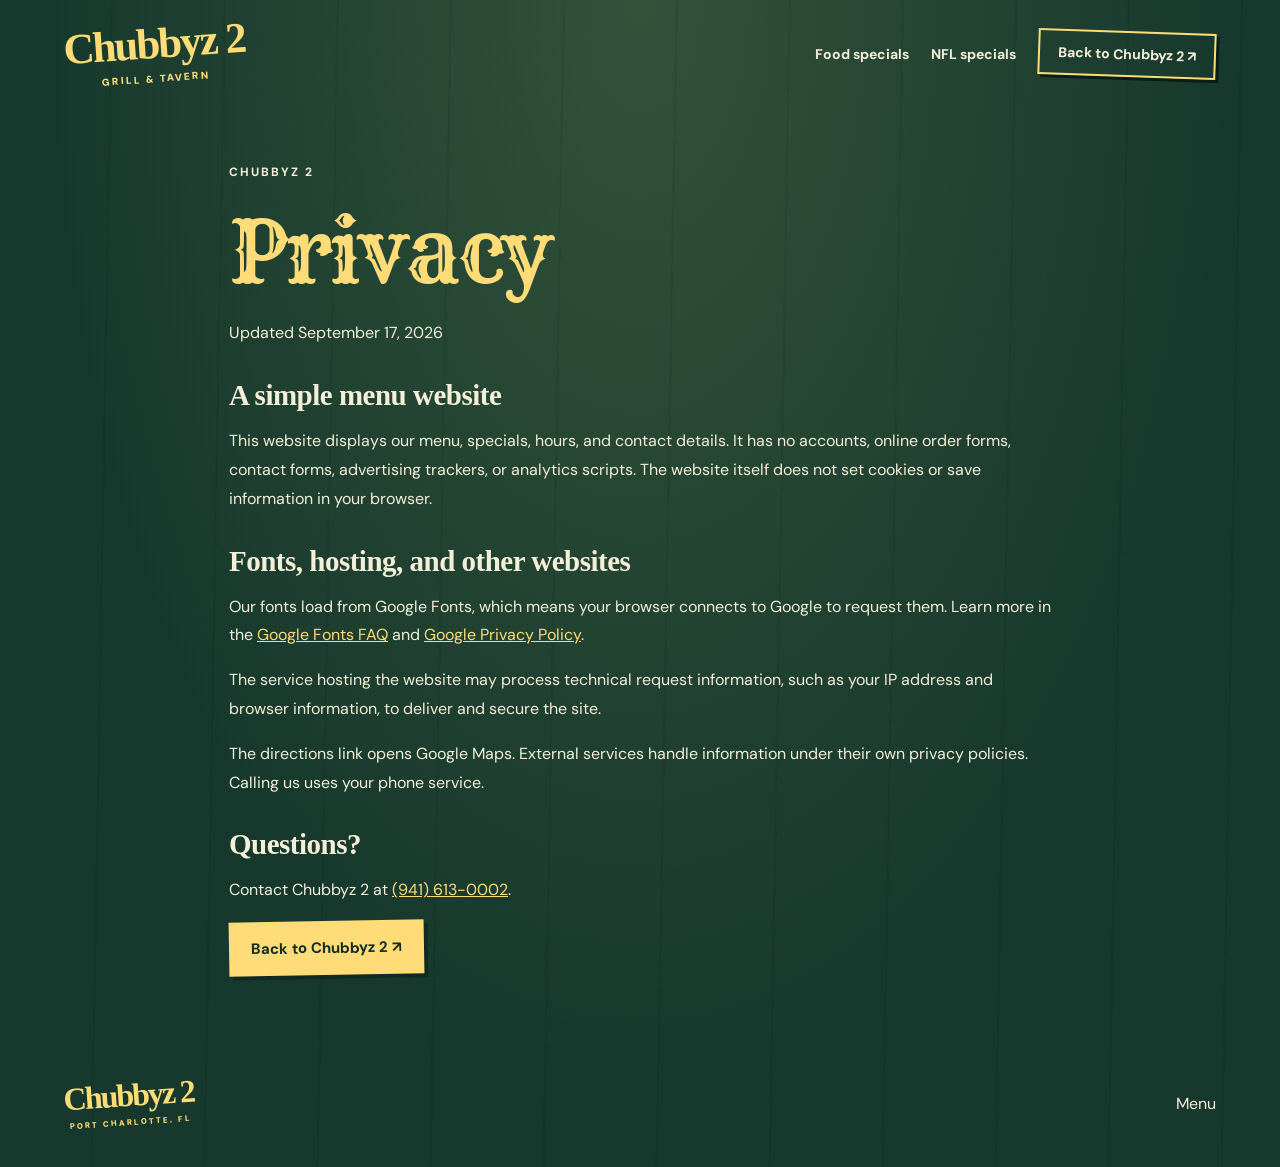
<file: privacy.html>
<!doctype html><html lang="en"><head><meta charset="utf-8"><meta name="viewport" content="width=device-width, initial-scale=1"><title>Privacy | Chubbyz 2</title><meta name="description" content="How the Chubbyz 2 menu and specials website handles visitor information."><link rel="icon" type="image/svg+xml" href="data:image/svg+xml,%3Csvg xmlns='http://www.w3.org/2000/svg' viewBox='0 0 64 64'%3E%3Crect width='64' height='64' rx='12' fill='%231a392d'/%3E%3Ctext x='32' y='48' text-anchor='middle' font-family='Georgia' font-weight='bold' font-size='48' fill='%23ffdd73'%3EC%3C/text%3E%3C/svg%3E"><link rel="stylesheet" href="style.css"><link rel="stylesheet" href="dive-bar.css"><link rel="canonical" href="https://turqlue.github.io/chubbyz2-live/privacy.html"></head><body><header><a class="logo" href="index.html" aria-label="Chubbyz 2 home">Chubbyz 2<span>GRILL &amp; TAVERN</span></a><nav aria-label="Main navigation"><a href="index.html#weekly-lineup">Food specials</a><a href="index.html#game-day">NFL specials</a><a class="nav-call" href="index.html">Back to Chubbyz 2 ↗</a></nav></header><main class="menu-page privacy-page"><p class="eyebrow">CHUBBYZ 2</p><h1>Privacy</h1><p>Updated September 17, 2026</p><h2>A simple menu website</h2><p>This website displays our menu, specials, hours, and contact details. It has no accounts, online order forms, contact forms, advertising trackers, or analytics scripts. The website itself does not set cookies or save information in your browser.</p><h2>Fonts, hosting, and other websites</h2><p>Our fonts load from Google Fonts, which means your browser connects to Google to request them. Learn more in the <a href="https://fonts.google.com/faq">Google Fonts FAQ</a> and <a href="https://policies.google.com/privacy">Google Privacy Policy</a>.</p><p>The service hosting the website may process technical request information, such as your IP address and browser information, to deliver and secure the site.</p><p>The directions link opens Google Maps. External services handle information under their own privacy policies. Calling us uses your phone service.</p><h2>Questions?</h2><p>Contact Chubbyz 2 at <a href="tel:+19416130002">(941) 613-0002</a>.</p><a class="button" href="index.html">Back to Chubbyz 2 ↗</a></main><footer><a class="logo" href="index.html">Chubbyz 2<span>PORT CHARLOTTE, FL</span></a><a href="menu.html">Menu</a></footer></body></html>
</file>
<file: style.css>
@import url('https://fonts.googleapis.com/css2?family=DM+Sans:wght@400;500;600;700&family=Rye&display=swap');
:root{--green:#1b3b2e;--deep:#122c22;--yellow:#ffdc78;--paper:#f4efd9;--red:#af3f2b}*{box-sizing:border-box}html{scroll-behavior:smooth;scroll-padding-top:24px}body{margin:0;background:var(--green);color:var(--paper);font-family:'DM Sans',sans-serif;font-size:16px}a{color:inherit;text-decoration:none}a:focus-visible{outline:3px solid var(--red);outline-offset:6px}.skip{position:absolute;top:-60px;left:12px;background:var(--yellow);color:var(--green);padding:12px;z-index:5}.skip:focus{top:12px}header{max-width:1500px;margin:auto;padding:27px 5%;display:flex;justify-content:space-between;align-items:center;border-bottom:1px solid #ffffff30}.logo{font-family:Georgia,serif;font-size:38px;font-weight:900;letter-spacing:-2px;line-height:.95}.logo span{display:block;font-family:'DM Sans',sans-serif;font-size:10px;letter-spacing:2px;text-align:center;margin-top:9px}nav{display:flex;align-items:center;gap:36px;font-size:14px;font-weight:600}.nav-call{border:1px solid #eee7c881;padding:12px 18px;border-radius:3px}.nav-call span{margin-left:20px}nav a:hover,.text-link:hover{color:var(--yellow)}.hero{max-width:1500px;margin:auto;padding:27px 5% 80px}.hero-top{display:flex;justify-content:space-between;font-size:12px;letter-spacing:2px;font-weight:700}h1{font-family:'Rye',Georgia,serif;font-weight:400;color:var(--yellow);font-size:clamp(90px,19.3vw,278px);line-height:1.16;letter-spacing:-.055em;margin:8px 0 18px;position:relative}h1 .star{font-family:Georgia,serif;font-size:.42em;display:inline-block;vertical-align:top;transform:rotate(12deg);margin:28px 0 0 14px}.hero-bottom{display:grid;grid-template-columns:.85fr 1.35fr;gap:9%;align-items:center}.eyebrow{font-size:12px;letter-spacing:2px;font-weight:700;margin:0 0 22px}h2{font-family:Georgia,serif;font-size:clamp(34px,3.4vw,53px);letter-spacing:-1.8px;line-height:1.07;font-weight:700;margin:0 0 25px}.intro>p:not(.eyebrow){color:#d2dacd;line-height:1.7;max-width:350px;margin-bottom:28px}.button{display:inline-flex;align-items:center;justify-content:space-between;gap:28px;background:var(--yellow);color:var(--deep);padding:17px 22px;border-radius:3px;font-weight:700;font-size:15px;transition:transform .2s,background .2s}.button:hover{transform:translateY(-3px);background:#ffe99d}.small-note{display:block;font-size:10px;letter-spacing:1.8px;margin-top:20px;color:#bfcab9}.hero-photo{margin:0;position:relative;transform:rotate(-2deg);background:var(--paper);padding:10px 10px 0;color:var(--deep)}.hero-photo img{display:block;width:100%;height:350px;object-fit:cover}.hero-photo figcaption{font-size:10px;font-weight:700;letter-spacing:2px;padding:15px 3px}.stamp{position:absolute;right:-23px;bottom:-30px;background:var(--yellow);width:140px;height:140px;border-radius:50%;outline:1px dashed var(--deep);outline-offset:-9px;display:flex;align-items:center;justify-content:center;flex-direction:column;transform:rotate(12deg);font-size:12px;font-weight:700;letter-spacing:1px}.stamp strong{font:italic bold 38px Georgia;letter-spacing:-2px}.stamp span{font-size:8px;letter-spacing:1px;margin-top:7px}.ticker{background:var(--yellow);color:var(--green);padding:19px 4%;display:flex;justify-content:space-around;align-items:center;gap:20px;font-size:26px;border-top:2px solid var(--deep);border-bottom:2px solid var(--deep)}.ticker span{font-size:15px;letter-spacing:2px;font-weight:700}.hangout{max-width:1500px;margin:auto;padding:85px 5%;display:grid;grid-template-columns:1.8fr 1fr;gap:0 12%}.hangout>.eyebrow{grid-column:1/-1;color:var(--yellow)}.hangout h2{font-size:clamp(38px,4vw,60px)}.hangout p:not(.eyebrow){max-width:515px;line-height:1.8;color:#d2dacd}.text-link{display:inline-block;margin-top:10px;font-weight:600;border-bottom:1px solid #eeeed083;padding-bottom:7px}.text-link span{margin-left:35px}.wordmark{align-self:center;text-align:center;color:var(--yellow);font:bold 44px/.95 Georgia;transform:rotate(5deg);letter-spacing:-2px}.wordmark i{font-size:63px;line-height:1.2}.visit{background:var(--yellow);color:var(--deep);padding:72px max(5%,calc((100% - 1350px)/2));display:grid;grid-template-columns:1.4fr 1fr;gap:10%}.visit h2{font-size:clamp(38px,4vw,60px)}.button.dark{background:var(--green);color:var(--paper)}.button.dark:hover{background:#2b513e}.visit-details{border-left:1px solid #1b3b2e55;padding-left:50px}.visit-details h3{font-size:12px;letter-spacing:2px;margin:0 0 15px}.visit-details p{font-size:18px;line-height:1.7;margin:0 0 30px}.phone{font:bold 26px Georgia}.visit-details .hours{font-size:14px;margin-top:12px}footer{max-width:1500px;margin:auto;display:flex;justify-content:space-between;gap:25px;align-items:center;padding:40px 5%}footer .logo{font-size:32px}footer p,footer>span{font-size:12px;color:#d2dacd}footer .logo span{font-size:8px}@media(min-width:1550px){h1{font-size:278px}}@media(max-width:800px){header{padding:22px 6%}nav{gap:20px}nav>a:first-child{display:none}.hero{padding:25px 6% 60px}.hero-top{font-size:9px;letter-spacing:1px}h1{font-size:20vw;margin:20px 0 26px}h1 .star{margin-top:15px;margin-left:8px}.hero-bottom{gap:7%}.hero-photo img{height:300px}.stamp{width:110px;height:110px;right:-15px}.stamp strong{font-size:30px}.intro h2{font-size:33px}.button{padding:15px;gap:15px;font-size:14px}.ticker span{font-size:11px;letter-spacing:1px}.hangout{gap:8%}.wordmark{font-size:34px}.wordmark i{font-size:43px}.visit-details{padding-left:25px}footer p{max-width:160px}}@media(max-width:560px){nav{gap:16px;font-size:13px}.nav-call{padding:10px}.nav-call span{display:none}.logo{font-size:32px}.logo span{font-size:8px}.hero-top span:last-child{display:none}.hero-bottom{grid-template-columns:1fr;gap:36px}.intro{max-width:400px}.intro h2{font-size:42px}.intro>p:not(.eyebrow){max-width:none}.hero-photo{margin:0 8px 15px}.hero-photo img{height:290px}.small-note{margin-top:15px}.ticker{gap:12px;padding:18px 5%}.ticker span:nth-of-type(2),.ticker span:nth-of-type(3){display:none}.ticker{justify-content:center}.hangout{padding:55px 6%;grid-template-columns:1fr}.wordmark{display:none}.visit{padding:50px 6%;grid-template-columns:1fr;gap:40px}.visit-details{border-left:0;border-top:1px solid #1b3b2e55;padding:30px 0 0;display:grid;grid-template-columns:1fr 1fr;gap:15px}.visit-details p{font-size:15px}.phone{font-size:21px}.visit-details .hours{font-size:13px}.visit-details h3{font-size:10px}footer{flex-wrap:wrap;padding:30px 6%}footer p{max-width:170px}footer>span{width:100%;font-size:11px}}@media(prefers-reduced-motion:reduce){html{scroll-behavior:auto}*{transition:none!important}}
 .opening-hours{grid-column:1/-1}.opening-hours dl{margin:0}.opening-hours dl>div{display:flex;justify-content:space-between;gap:20px;border-bottom:1px solid #1b3b2e33;padding:10px 0;font-size:15px}.opening-hours dd{margin:0;white-space:nowrap}.opening-hours dt{font-weight:600}
/* Weekly specials lead the page. */
.specials{max-width:1500px;margin:auto;padding:45px 5% 65px}.specials-heading{display:flex;align-items:flex-end;justify-content:space-between;gap:30px;margin-bottom:38px}.specials-heading .eyebrow{color:var(--yellow);font-size:12px;margin-bottom:17px}.specials h1{font:700 clamp(44px,5.8vw,82px)/1.02 Georgia,serif;letter-spacing:-2.5px;margin:0;color:var(--paper)}.specials h1 em{color:var(--yellow);font-weight:400}.specials-intro{font-size:16px;line-height:1.7;color:#d2dacd;margin:0 0 6px}.specials-layout{display:grid;grid-template-columns:minmax(0,2.1fr) minmax(0,1fr);gap:42px;align-items:start}.weekly-board{border:1px solid #ffdc7870;background:var(--deep)}.board-heading{background:var(--yellow);color:var(--deep);padding:21px 25px;display:flex;align-items:center;justify-content:space-between;gap:15px}.board-heading h2{font:700 29px/1.1 Georgia,serif;letter-spacing:-.5px;margin:0}.board-heading>span{font-size:12px;letter-spacing:1px;white-space:nowrap}.specials-list{list-style:none;margin:0;padding:0}.special-row{display:grid;grid-template-columns:115px minmax(0,1fr) auto;align-items:center;gap:17px;margin:0 25px;padding:20px 0;border-bottom:1px solid #f4efd930}.special-row:last-child{border-bottom:0}.special-row h3{font-size:15px;margin:0;color:var(--yellow);font-weight:600}.special-food h4{font:bold 25px/1.1 Georgia,serif;letter-spacing:-.5px;margin:0 0 8px}.special-food p{font-size:14px;line-height:1.5;color:#d2dacd;margin:0}.event-tag{font-size:12px;letter-spacing:1px;padding:8px 10px;color:var(--yellow);border:1px solid #ffdc7870;transform:rotate(-3deg);white-space:nowrap}.specials-side .hero-photo{transform:rotate(2deg);margin:7px 5px 32px}.specials-side .hero-photo img{height:270px}.specials-side .hero-photo figcaption{font-size:10px;letter-spacing:1px}.weekend-note{padding:8px 5px}.weekend-note .eyebrow{color:var(--yellow);font-size:12px}.weekend-note h2{font-size:32px;letter-spacing:-1px;margin-bottom:18px}.weekend-note>p:not(.eyebrow){font-size:16px;line-height:1.7;color:#d2dacd;margin-bottom:25px}.specials-side .button{font-size:14px;padding:15px 18px;gap:14px}@media(max-width:1000px){.specials-layout{grid-template-columns:minmax(0,1fr) 260px;gap:25px}.special-row{grid-template-columns:90px minmax(0,1fr);gap:10px 15px;margin:0 18px}.event-tag{grid-column:2;justify-self:start}.special-food h4{font-size:23px}.board-heading{padding:20px 18px}.board-heading>span{display:none}.specials-heading{align-items:flex-start}.specials-intro{max-width:280px}}@media(max-width:800px){nav>a:first-child{display:block}nav>a[href="#visit"]{display:none}.specials-layout{grid-template-columns:1fr}.specials-side{display:grid;grid-template-columns:1fr 1fr;gap:25px;align-items:center}.specials-side .hero-photo{margin-bottom:0}.special-row{grid-template-columns:115px minmax(0,1fr) auto;margin:0 23px;gap:17px}.event-tag{grid-column:auto}.specials-heading{display:block}.specials-intro{max-width:none;margin:20px 0 0}.specials-heading h1 br{display:none}.specials-heading h1 em{display:block}}@media(max-width:560px){.specials{padding:32px 6% 45px}.specials-heading{margin-bottom:28px}.specials h1{font-size:51px;letter-spacing:-2px}.specials-heading .eyebrow{font-size:10px;letter-spacing:1px}.specials-intro{font-size:16px}.board-heading h2{font-size:28px}.special-row{grid-template-columns:minmax(0,1fr) auto;gap:8px 10px;padding:20px 0;margin:0 18px}.special-row h3{grid-column:1;font-size:14px}.special-food{grid-column:1;grid-row:2}.special-food h4{font-size:25px}.special-food p{font-size:14px}.event-tag{grid-column:2;grid-row:1;align-self:start;font-size:12px}.specials-side{grid-template-columns:1fr;gap:24px}.specials-side .hero-photo img{height:240px}.weekend-note{padding:12px 0 0}.weekend-note h2{font-size:35px}nav{gap:13px}.nav-call{font-size:12px}}@media(max-width:360px){.specials h1{font-size:44px}.special-row{margin:0 14px}.special-food h4{font-size:23px}}
.mascot-art{margin:0 0 30px;background:#fffef0;border:7px solid #f6bbcb;box-shadow:8px 8px 0 #10281f}.mascot-art img{display:block;width:100%;height:auto;aspect-ratio:1;object-fit:contain}.mascot-art figcaption{padding:15px 10px;background:#f6bbcb;color:var(--deep);text-align:center;font-size:12px;font-weight:700;letter-spacing:1px;line-height:1.5}.specials-side .mascot-art{transform:rotate(1deg)}@media(max-width:800px){.mascot-art{margin-bottom:0}}@media(max-width:560px){.mascot-art{max-width:390px;width:100%;margin:0 auto 5px}.specials-side .mascot-art{transform:none}}
.sports-banner{background:#fffef0;border-bottom:5px solid #f6bbcb;text-align:center;padding:0 4%}.sports-banner img{display:block;width:100%;max-width:1180px;height:auto;margin:auto;object-fit:contain}.specials-heading h1{font-size:clamp(40px,4.4vw,64px)}.specials-heading h1 em{display:inline}.specials .specials-heading{align-items:center;margin-bottom:28px}.specials .specials-layout{grid-template-columns:minmax(0,2.1fr) minmax(0,1fr)}.specials-side .weekend-note{padding:25px 0}.specials-side{display:block}@media(max-width:800px){.specials .specials-layout{grid-template-columns:1fr}.specials .specials-heading{display:block}.specials-heading h1 em{display:inline}.sports-banner{padding:0}.specials-side .weekend-note{padding:0}.specials-intro{margin-top:15px}}@media(max-width:560px){.specials-heading h1{font-size:41px}.specials{padding-top:27px}}
.sports-banner{padding:0}.sports-banner img{max-width:none}
.drink-specials{display:grid;grid-template-columns:1fr 1fr;gap:0;margin:0 0 32px;border:1px solid #ffdc7870;background:var(--deep)}.drink-offer{padding:25px 28px}.drink-offer .eyebrow{color:var(--yellow);font-size:12px;line-height:1.5;letter-spacing:1.4px;margin:0 0 10px}.drink-offer h2{font:bold 36px/1.1 Georgia,serif;letter-spacing:-1px;margin:0 0 12px}.drink-time{font-size:22px;font-weight:700;margin:0;line-height:1.4}.drink-detail{font-size:14px;line-height:1.5;margin:10px 0 0;color:#d2dacd}.drink-offer.evening{border-left:1px solid #ffdc7870}.special-food .row-drinks{color:var(--yellow);font-weight:600;margin-top:9px}@media(max-width:560px){.drink-specials{grid-template-columns:1fr;margin-bottom:24px}.drink-offer{padding:22px}.drink-offer.evening{border-left:0;border-top:1px solid #ffdc7870}.drink-offer h2{font-size:32px}.drink-time{font-size:21px}}
.happy-hour-prices{font-size:20px;line-height:1.6;margin:12px 0 0;color:var(--yellow)}
.game-day{margin-bottom:32px;padding:28px;background:var(--yellow);color:var(--deep);border-radius:3px}.game-day-heading{display:flex;align-items:center;justify-content:space-between;gap:24px;margin-bottom:24px}.game-day-heading .eyebrow{margin:0 0 10px;letter-spacing:1.3px}.game-day-heading h2{font-size:clamp(30px,3.5vw,47px);margin:0;letter-spacing:-1px}.game-day-heading>p{font-size:15px;line-height:1.5;margin:0}.game-day-grid{display:grid;grid-template-columns:1.1fr 1fr .75fr;gap:22px}.nfl-offer{padding:23px;background:var(--deep);color:var(--paper);border-radius:2px}.nfl-price{font:bold 52px/1 Georgia,serif;margin:0 0 10px;color:var(--yellow)}.game-day h3{font:bold 24px/1.2 Georgia,serif;margin:0 0 12px;letter-spacing:-.4px}.nfl-offer>p:not(.nfl-price){font-size:15px;line-height:1.65;margin:12px 0 0}.nfl-offer .nfl-detail{color:var(--yellow)}.nfl-quick-deals{display:grid;gap:15px}.nfl-quick-deals article{border-bottom:1px solid #1b3b2e55;padding:0 0 12px}.nfl-quick-deals article:last-child{border-bottom:0;padding-bottom:0}.nfl-quick-deals .nfl-price{font-size:37px;color:var(--deep);margin-bottom:5px}.nfl-quick-deals h3{font-size:21px;margin:0}.game-day-note{font-size:14px;font-weight:600;line-height:1.5;margin:20px 0 0}.special-food .boneless-title{font-size:21px;margin-top:18px}.special-food strong{color:var(--paper)}@media(max-width:1000px){.game-day-grid{grid-template-columns:1fr 1fr}.nfl-quick-deals{grid-column:1/-1;grid-template-columns:repeat(3,minmax(0,1fr))}.nfl-quick-deals article{border-bottom:0;padding:0}.game-day-heading>p{display:none}}@media(max-width:560px){header{flex-wrap:wrap;gap:22px}nav{width:100%;justify-content:space-between;gap:8px}.game-day{padding:22px;margin-bottom:24px}.game-day-grid{grid-template-columns:1fr;gap:16px}.nfl-quick-deals{grid-column:auto;gap:12px}.nfl-quick-deals h3{font-size:17px}.nfl-quick-deals .nfl-price{font-size:32px}.nfl-offer{padding:20px}.game-day-heading .eyebrow{font-size:10px}.game-day h2{font-size:33px}}
</file>
<file: dive-bar.css>
/* A wall of bar signs and weekly flyers. */
html{overflow-x:clip}
/* Keep longer day names clear of the offer text at every board width. */
body{background-color:#17392d;background-image:repeating-linear-gradient(91deg,transparent 0 110px,#00000012 111px 113px),radial-gradient(ellipse at top,#33523a,transparent 65%)}
header{border-bottom:0;padding-top:24px;padding-bottom:24px}.logo{color:var(--yellow);transform:rotate(-4deg);font-size:43px}nav a{font-weight:700}.nav-call{border:2px solid var(--yellow);box-shadow:3px 3px 0 #091e16;border-radius:0;transform:rotate(2deg)}
.sports-banner{max-width:1400px;margin:12px auto 0;border:8px solid #f4efd9;box-shadow:0 9px 0 #091e16;transform:rotate(-.6deg);width:94%}
.specials{padding-top:60px}.specials .specials-heading{align-items:center;margin-bottom:45px}.specials-heading h1{font-family:'Rye',Georgia,serif;font-size:clamp(39px,5.3vw,73px);font-weight:400;line-height:1.13;letter-spacing:-2px}.specials-heading h1 em{font-family:Georgia,serif;display:inline-block;transform:rotate(-3deg);font-size:1.04em}.specials-intro{font-size:19px;transform:rotate(2deg);border-left:3px solid var(--yellow);padding-left:20px;max-width:330px}.specials-heading .eyebrow{letter-spacing:2px}
.game-day{position:relative;background:#eed07b;background-image:radial-gradient(ellipse at 90% 0,#fff3c355,transparent 70%);padding:35px;margin-bottom:48px;box-shadow:8px 9px 0 #091e16;border:2px solid #122c22;border-radius:0;transform:rotate(-.5deg)}
.game-day:before,.game-day:after{content:'';position:absolute;top:-14px;width:85px;height:27px;background:#e9e0bdad;border:1px solid #fff3;transform:rotate(-9deg);left:25px}.game-day:after{left:auto;right:30px;transform:rotate(12deg)}
.game-day-heading h2{font-family:Impact,'Arial Black',sans-serif;font-size:clamp(58px,7vw,100px);line-height:.93;letter-spacing:-2px;transform:rotate(-2deg);text-shadow:3px 3px 0 #fff6}.game-subtitle{font-weight:800;text-transform:uppercase;letter-spacing:2px;font-size:16px;margin:14px 0 0}.game-day-heading>p{display:block;font-family:Impact,'Arial Black',sans-serif;font-size:28px;line-height:1.12;transform:rotate(5deg);border:3px solid;padding:12px;color:#953d2a}.game-day-grid{gap:26px;align-items:stretch}.nfl-offer{border:1px solid #efe6c36b;outline:1px dashed #efe6c366;outline-offset:-8px;box-shadow:4px 5px 0 #122c2233;transform:rotate(.7deg)}.bucket-offer{transform:rotate(-1deg)}.nfl-price{font-family:Impact,'Arial Black',sans-serif;font-size:70px;letter-spacing:-1px}.nfl-quick-deals{gap:13px}.nfl-quick-deals article{padding:10px!important;border-bottom:2px dashed #17392d70}.nfl-quick-deals h3{font-size:23px}.game-day-note{margin-top:26px}
.drink-specials{background:none;border:0;gap:30px;margin-bottom:54px;align-items:start}.drink-offer{position:relative;background:#12271f;border:3px double #e9e0bd8c;box-shadow:7px 7px 0 #091e16;transform:rotate(1deg);padding:30px}.drink-offer h2{font-family:'Rye',Georgia,serif;color:#ffe0a0;font-weight:400;text-shadow:0 0 13px #fcb04555}.drink-offer.evening{background:#893c2c;border:3px double #ffdbab;transform:rotate(-1.5deg);margin-top:25px}.drink-offer.evening h2{font-size:49px;color:#fff0c3}.drink-offer.evening .drink-detail{color:#ffedda}.drink-time{font-family:Georgia,serif;font-style:italic;font-size:27px}.happy-hour-prices{color:#fff0c3}
.weekly-board{background:#101f1a;border:8px solid #825432;box-shadow:inset 0 0 0 2px #b48654,7px 9px 0 #091e16}.board-heading{background:transparent;color:var(--paper);border-bottom:2px dashed #f4efd955;margin:0 24px;padding:25px 0}.board-heading h2{font:400 31px 'Rye',Georgia,serif;transform:rotate(-2deg)}.board-heading>span{display:none}.special-row{padding:25px 0;border-bottom:1px dashed #f4efd94d;grid-template-columns:100px minmax(0,1fr) auto}.special-row h3{font:italic bold 21px Georgia,serif;transform:rotate(-4deg)}.special-food h4{font-size:27px}.event-tag{background:#eed07b;color:#17392d;font-weight:800;border:0;box-shadow:3px 3px 0 #0006;transform:rotate(5deg);font-size:11px}.special-row:nth-child(odd) .event-tag{background:#e5afa1;transform:rotate(-5deg)}
.specials-side{padding:15px 8px}.bar-sign{background:#a34733;color:#ffedb7;padding:30px 20px;text-align:center;border:5px double #ffdf94;transform:rotate(4deg);box-shadow:7px 7px 0 #091e16;margin:0 5px 38px}.bar-sign span{display:block;font-size:12px;font-weight:800;letter-spacing:2px}.bar-sign strong{display:block;font:clamp(40px,5vw,74px)/.95 Impact,'Arial Black',sans-serif;margin:18px 0}.specials-side .weekend-note{padding:28px 20px;border-top:3px dashed #ffdc7880}.weekend-note h2{font:italic bold 38px/1.06 Georgia,serif}.ticker{transform:rotate(-1deg);box-shadow:0 5px 0 #091e16;position:relative;z-index:1}.visit{background:#e8d8ac;border-top:8px solid #122c22}.visit h2{font-family:'Rye',Georgia,serif;font-weight:400;font-size:clamp(32px,4vw,52px)}.button{border-radius:0;box-shadow:4px 4px 0 #0004;transform:rotate(-1deg)}
@media(max-width:1000px){.special-row{grid-template-columns:85px minmax(0,1fr)}.event-tag{grid-column:2;justify-self:start}.game-day-grid{grid-template-columns:1fr 1fr}.nfl-quick-deals{grid-template-columns:repeat(3,minmax(0,1fr))}.bar-sign strong{font-size:54px}}
@media(max-width:800px){.specials .specials-heading{display:block}.specials-intro{max-width:none;margin-top:26px}.specials-side{display:grid;grid-template-columns:1fr 1fr;gap:25px;align-items:center}.bar-sign{margin:10px 0 20px}.game-day-heading>p{font-size:21px}.game-day{padding:26px}.drink-offer{padding:24px}.special-row{grid-template-columns:100px minmax(0,1fr) auto}.event-tag{grid-column:auto}}
@media(max-width:560px){.sports-banner{border-width:4px;width:95%}.specials{padding-top:40px}.specials-heading h1{font-size:42px;letter-spacing:-1.5px}.specials-intro{font-size:17px}.game-day{padding:24px 19px;margin-bottom:38px}.game-day-heading{gap:12px;align-items:flex-start}.game-day-heading h2{font-size:56px}.game-day-heading>p{display:none}.game-subtitle{font-size:12px;letter-spacing:1px}.game-day-grid{grid-template-columns:1fr;gap:20px}.nfl-quick-deals{gap:3px}.nfl-quick-deals article{padding:8px 3px!important}.nfl-quick-deals h3{font-size:18px}.drink-specials{gap:23px}.drink-offer.evening{margin-top:0}.specials-side{display:block;padding:28px 5px 0}.bar-sign{max-width:300px;margin:0 auto 35px}.board-heading{margin:0 15px}.board-heading h2{font-size:25px}.special-row{grid-template-columns:minmax(0,1fr) auto;margin:0 15px}.special-row h3{font-size:19px}.event-tag{grid-column:2;grid-row:1}.special-food h4{font-size:26px}.weekly-board{border-width:6px}.special-food p{font-size:14px}.visit h2{font-size:35px}}
.special-row{grid-template-columns:140px minmax(0,1fr) auto;column-gap:22px;align-items:start}
.special-row h3{line-height:1.3;white-space:nowrap;transform:none;padding-top:3px}
@media(max-width:1000px){
  .special-row{grid-template-columns:minmax(0,1fr) auto;gap:14px 18px;align-items:start}
  .special-row h3{grid-column:1;grid-row:1;padding:0;margin:0}
  .special-row .special-food{grid-column:1/-1;grid-row:2;min-width:0}
  .special-row .event-tag{grid-column:2;grid-row:1;justify-self:end;align-self:center}
}
.beer-selection{margin-top:26px;border-top:2px dashed #17392d70;padding-top:22px}
.beer-selection h3{font-size:22px;margin-bottom:10px}
.beer-selection>p{font-size:15px;line-height:1.7;margin:0;max-width:980px}
.beer-selection .game-day-note{margin-top:12px}
.drink-offer.evening .drink-time{font-size:22px;line-height:1.65}
@media(max-width:560px){.drink-offer.evening .drink-time{font-size:20px}.beer-selection h3{font-size:21px}}
.event-tag{text-align:center;line-height:1.5}
nav{flex-wrap:wrap;gap:22px}
.menu-strip{display:flex;justify-content:space-between;align-items:center;gap:20px;margin:-15px 0 32px;padding:19px 24px;border-top:2px dashed #ffdc7870;border-bottom:2px dashed #ffdc7870}
.menu-strip>span{font:italic bold 30px Georgia,serif;color:var(--yellow)}
.menu-page{max-width:1350px;margin:auto;padding:55px 5% 65px}
.menu-page h1{font:400 clamp(48px,7vw,85px)/1.1 'Rye',Georgia,serif;letter-spacing:-2px;margin:0 0 20px}
.menu-intro{font-size:21px;line-height:1.5}.menu-help{line-height:1.6;color:#d2dacd}.menu-current{background:var(--deep);padding:16px 20px;line-height:1.65;border-left:3px solid var(--yellow)}.menu-current a{color:var(--yellow);text-decoration:underline}
.menu-photos{display:grid;grid-template-columns:1fr 1fr;gap:28px;margin:35px 0}
.menu-photos figure{margin:0;min-width:0}.menu-photos figcaption{min-height:115px}.menu-photos h2{font-size:32px;margin:0 0 10px}.menu-photos p{line-height:1.6;color:#d2dacd;margin:0 0 20px}
.menu-photos img{display:block;width:100%;height:auto;image-orientation:from-image;border:5px solid var(--paper);box-shadow:5px 6px 0 #091e16}.menu-photos a{display:block;cursor:zoom-in}
@media(max-width:800px){header{flex-wrap:wrap;gap:24px}nav{gap:18px}.menu-photos{grid-template-columns:1fr}.menu-photos figcaption{min-height:0}}
@media(max-width:560px){nav{justify-content:flex-start;column-gap:18px;row-gap:14px}.menu-strip{padding:18px 0;gap:14px}.menu-strip>span{font-size:23px}.menu-strip .button{font-size:14px;padding:13px}.menu-page{padding-top:38px}.menu-page h1{font-size:49px}.menu-intro{font-size:18px}}
.menu-categories{display:flex;flex-wrap:wrap;gap:10px;margin:30px 0 42px;justify-content:flex-start}
.menu-categories a{display:block!important;padding:10px 14px;border:1px solid #ffdc7870;font-size:14px;background:var(--deep);color:var(--yellow);border-radius:2px}
.menu-categories a:hover{background:var(--yellow);color:var(--deep)}
.food-section{margin:0 0 40px;padding:28px;background:#101f1a;border:5px solid #825432;box-shadow:5px 6px 0 #091e16;scroll-margin-top:24px}
.food-section-heading{border-bottom:2px dashed #ffdc7870;padding-bottom:20px;margin-bottom:6px}
.food-section-heading h2{font:400 clamp(27px,3vw,39px)/1.2 'Rye',Georgia,serif;color:var(--yellow);margin:0 0 13px;letter-spacing:-.6px}
.food-section-heading p{color:#d2dacd;font-size:15px;line-height:1.7;margin:0;max-width:950px}
.food-items{display:grid;grid-template-columns:repeat(2,minmax(0,1fr));gap:0 34px;margin:0}
.food-item{padding:22px 0;border-bottom:1px dashed #f4efd933;min-width:0}
.food-item dt{display:flex;flex-wrap:wrap;justify-content:space-between;align-items:baseline;gap:8px 15px;font:bold 23px/1.25 Georgia,serif}
.food-item dt>span:first-child{flex:1 1 190px}
.food-item .food-price{font:700 16px/1.5 'DM Sans',sans-serif;color:var(--yellow);flex:0 1 auto}
.food-item dd{margin:10px 0 0;color:#d2dacd;font-size:15px;line-height:1.7}
.wing-sauces{margin-top:25px}.wing-sauces h3,.beer-menu h3{font:bold 24px Georgia,serif;color:var(--yellow);margin:0 0 15px}
.wing-sauces ul{list-style:none;display:flex;flex-wrap:wrap;gap:9px;margin:0 0 22px;padding:0}.wing-sauces li{padding:7px 11px;background:#ffdc7812;border:1px solid #ffdc7855;font-size:14px}
.wing-sauces a,.beer-menu a{color:var(--yellow);text-decoration:underline;text-underline-offset:3px}
.beer-menu{display:grid;grid-template-columns:1fr 2fr;gap:30px;padding-top:25px}.beer-menu p{font-size:15px;line-height:1.9;color:#d2dacd}
.menu-payment{font-size:14px;color:#d2dacd;margin:0 0 24px}
@media(max-width:650px){.food-section{padding:20px 18px;border-width:4px;margin-bottom:28px}.food-items,.beer-menu{grid-template-columns:1fr}.food-item dt{font-size:22px}.food-item dt>span:first-child{flex-basis:170px}.menu-categories{gap:8px;margin-bottom:28px}.menu-categories a{padding:9px 11px;font-size:13px}.food-section-heading h2{font-size:28px}.beer-menu{gap:18px}}

.privacy-link{font-size:13px;text-decoration:underline}.privacy-page{max-width:950px}.privacy-page h2{font-size:29px;letter-spacing:-.5px;margin:32px 0 12px}.privacy-page p{line-height:1.8}.privacy-page p a{color:var(--yellow);text-decoration:underline}.logo{white-space:nowrap}
</file>
<file: chalkboard.css>
@import url('https://fonts.googleapis.com/css2?family=Caveat:wght@600;700&family=Patrick+Hand&display=swap');

/* Chalk lettering over a softly smudged slate, framed in wood. */
.weekly-board{background-color:#202c28;background-image:radial-gradient(ellipse at 18% 17%,#d6e5d40b 0,transparent 43%),radial-gradient(ellipse at 90% 55%,#e1e8d909 0,transparent 48%),repeating-linear-gradient(172deg,transparent 0 43px,#e9f2e003 44px 46px,transparent 48px 98px);border:9px solid #795331;border-image:none;box-shadow:inset 0 0 28px #0008,inset 0 0 0 2px #c1af8655,0 3px 0 #bd9060,7px 10px 0 #091e16;color:#f0f0df}
.weekly-board .board-heading{border-bottom:3px double #e7ebdba8;padding:23px 0 21px;margin:0 24px}
.weekly-board .board-heading h2{font:700 clamp(40px,4.4vw,57px)/1.1 'Caveat','Segoe Print',cursive;color:#f0f0df;letter-spacing:1px;transform:rotate(-1.2deg);text-shadow:.4px .5px 0 #ffffff60,-.4px 0 1px #ffffff45}
.weekly-board .special-row{border-bottom:2px dashed #e4ecd644;padding:24px 0;column-gap:22px}
.weekly-board .special-row h3{font:700 29px/1.2 'Caveat','Segoe Print',cursive;color:#efe6a2;letter-spacing:.2px;text-shadow:0 0 1px #fdf7bb80;white-space:nowrap}
.weekly-board .special-food h4{font:700 32px/1.15 'Caveat','Segoe Print',cursive;color:#f0f0df;letter-spacing:.2px;margin-bottom:8px;text-shadow:.4px 0 1px #ffffff45}
.weekly-board .special-food p{font:400 20px/1.45 'Patrick Hand','Segoe Print',cursive;color:#e0e6d9;letter-spacing:.15px}
.weekly-board .special-food strong{font-weight:400;color:#f4f1d9}
.weekly-board .special-food .row-drinks{font-size:20px;font-weight:400;color:#eee3a0;margin-top:10px}
.weekly-board .special-food .boneless-title{font-size:28px;margin-top:17px}
.weekly-board .event-tag{font:700 14px/1.4 'DM Sans',sans-serif;letter-spacing:.6px;padding:7px 10px}
.come-as-you-are{text-align:center;display:flex;flex-direction:column;align-items:center;gap:4px}
.ticker .come-as-you-are small{display:block;font:400 9px/1.25 'DM Sans',sans-serif;letter-spacing:.25px;text-transform:none}
.ticker>b{font-size:24px;font-weight:400}
.weekend-note h2{overflow-wrap:normal;font-size:clamp(28px,3vw,38px)}
@media(min-width:1001px){.weekly-board .special-row{grid-template-columns:145px minmax(0,1fr)}.weekly-board .event-tag{grid-column:2;justify-self:start}.weekly-board .special-food{grid-column:2}}
@media(max-width:560px){.weekly-board{border-width:6px}.weekly-board .board-heading{margin:0 16px;padding:21px 0 18px}.weekly-board .board-heading h2{font-size:43px;letter-spacing:0}.weekly-board .special-row{margin:0 16px;gap:12px 10px;padding:23px 0}.weekly-board .special-row h3{font-size:27px}.weekly-board .special-food h4{font-size:31px}.weekly-board .special-food p,.weekly-board .special-food .row-drinks{font-size:19px;line-height:1.5}.weekly-board .event-tag{font-size:11px;letter-spacing:.3px;padding:7px 8px}.ticker{padding:15px 5%;gap:20px}.ticker>b:not(:last-child){display:none}.ticker .come-as-you-are small{font-size:9px}.weekend-note h2{font-size:36px}}
@media(max-width:360px){.weekly-board .special-row{margin:0 12px}.weekly-board .board-heading{margin:0 12px}.weekly-board .board-heading h2{font-size:38px}.weekly-board .special-row h3{font-size:25px}.weekly-board .event-tag{font-size:10px;padding:6px}.weekly-board .special-food h4{font-size:29px}.weekend-note h2{font-size:32px}}
</file>
